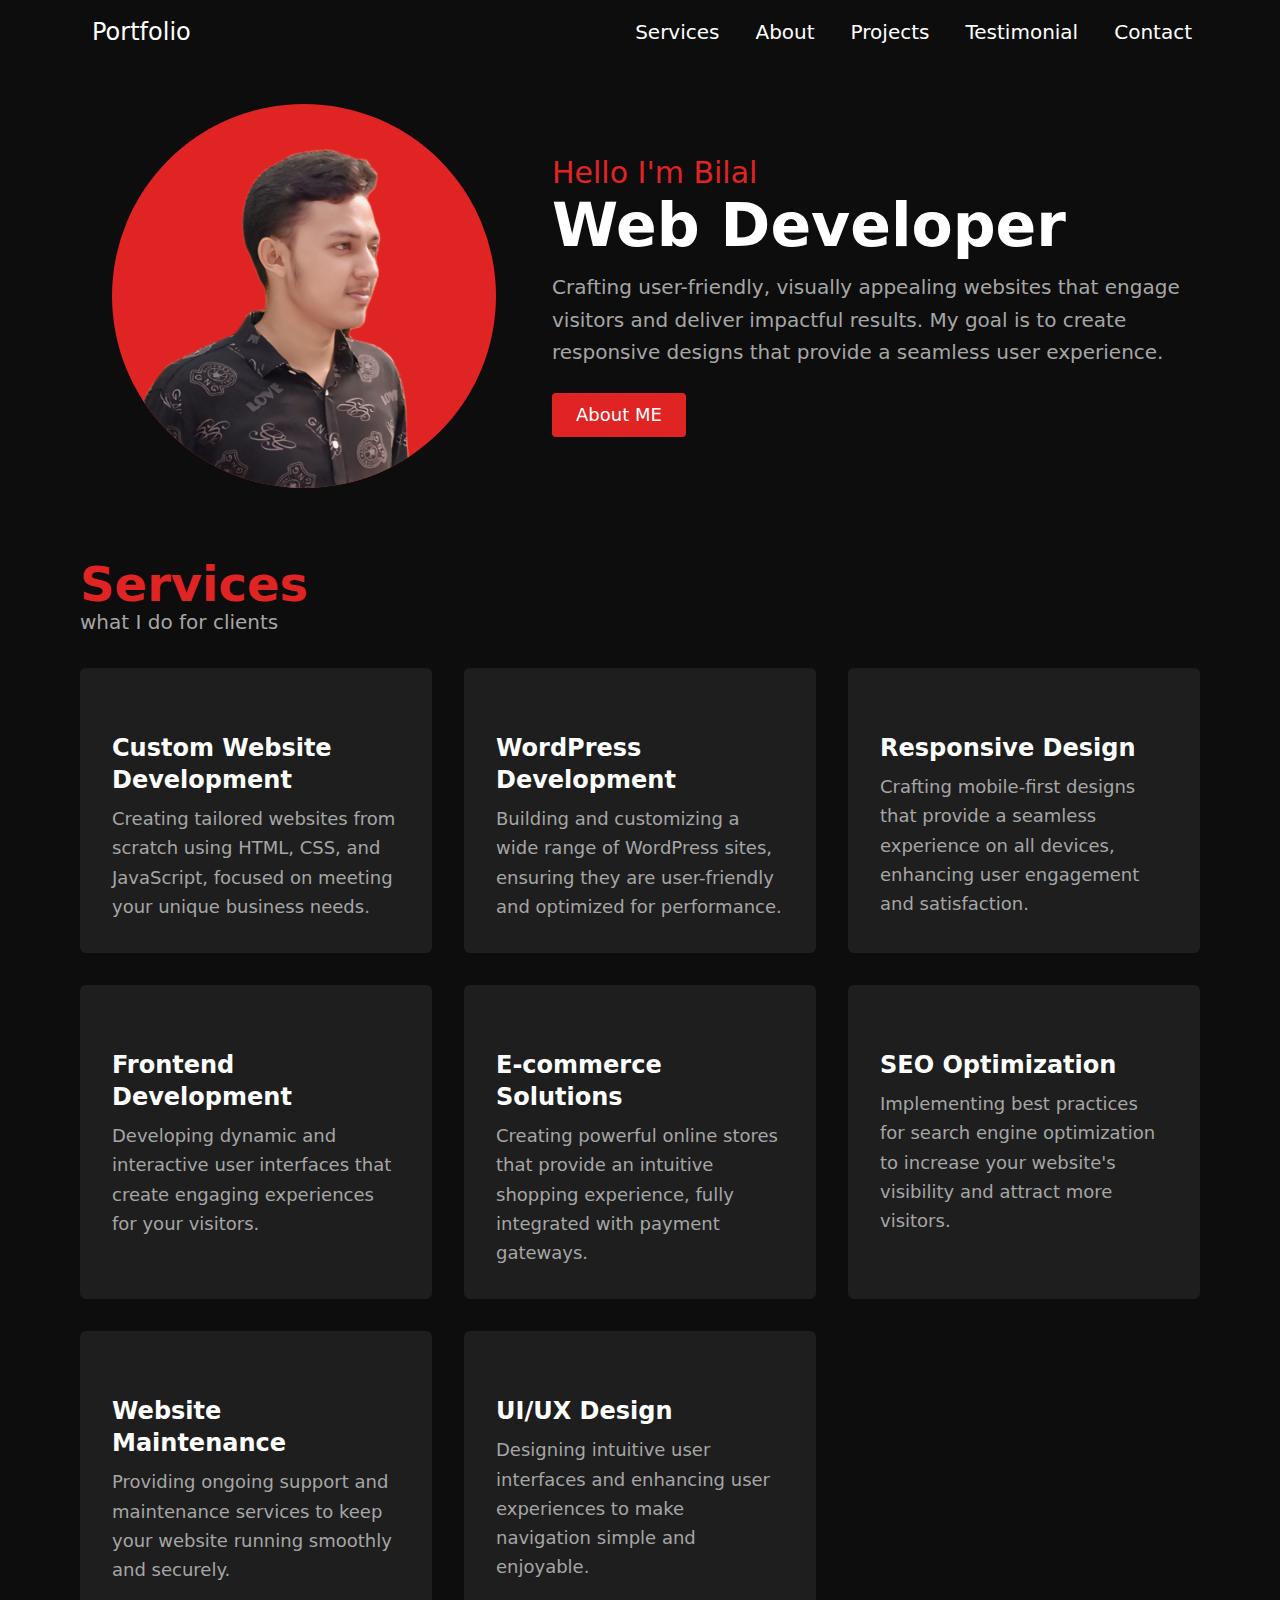
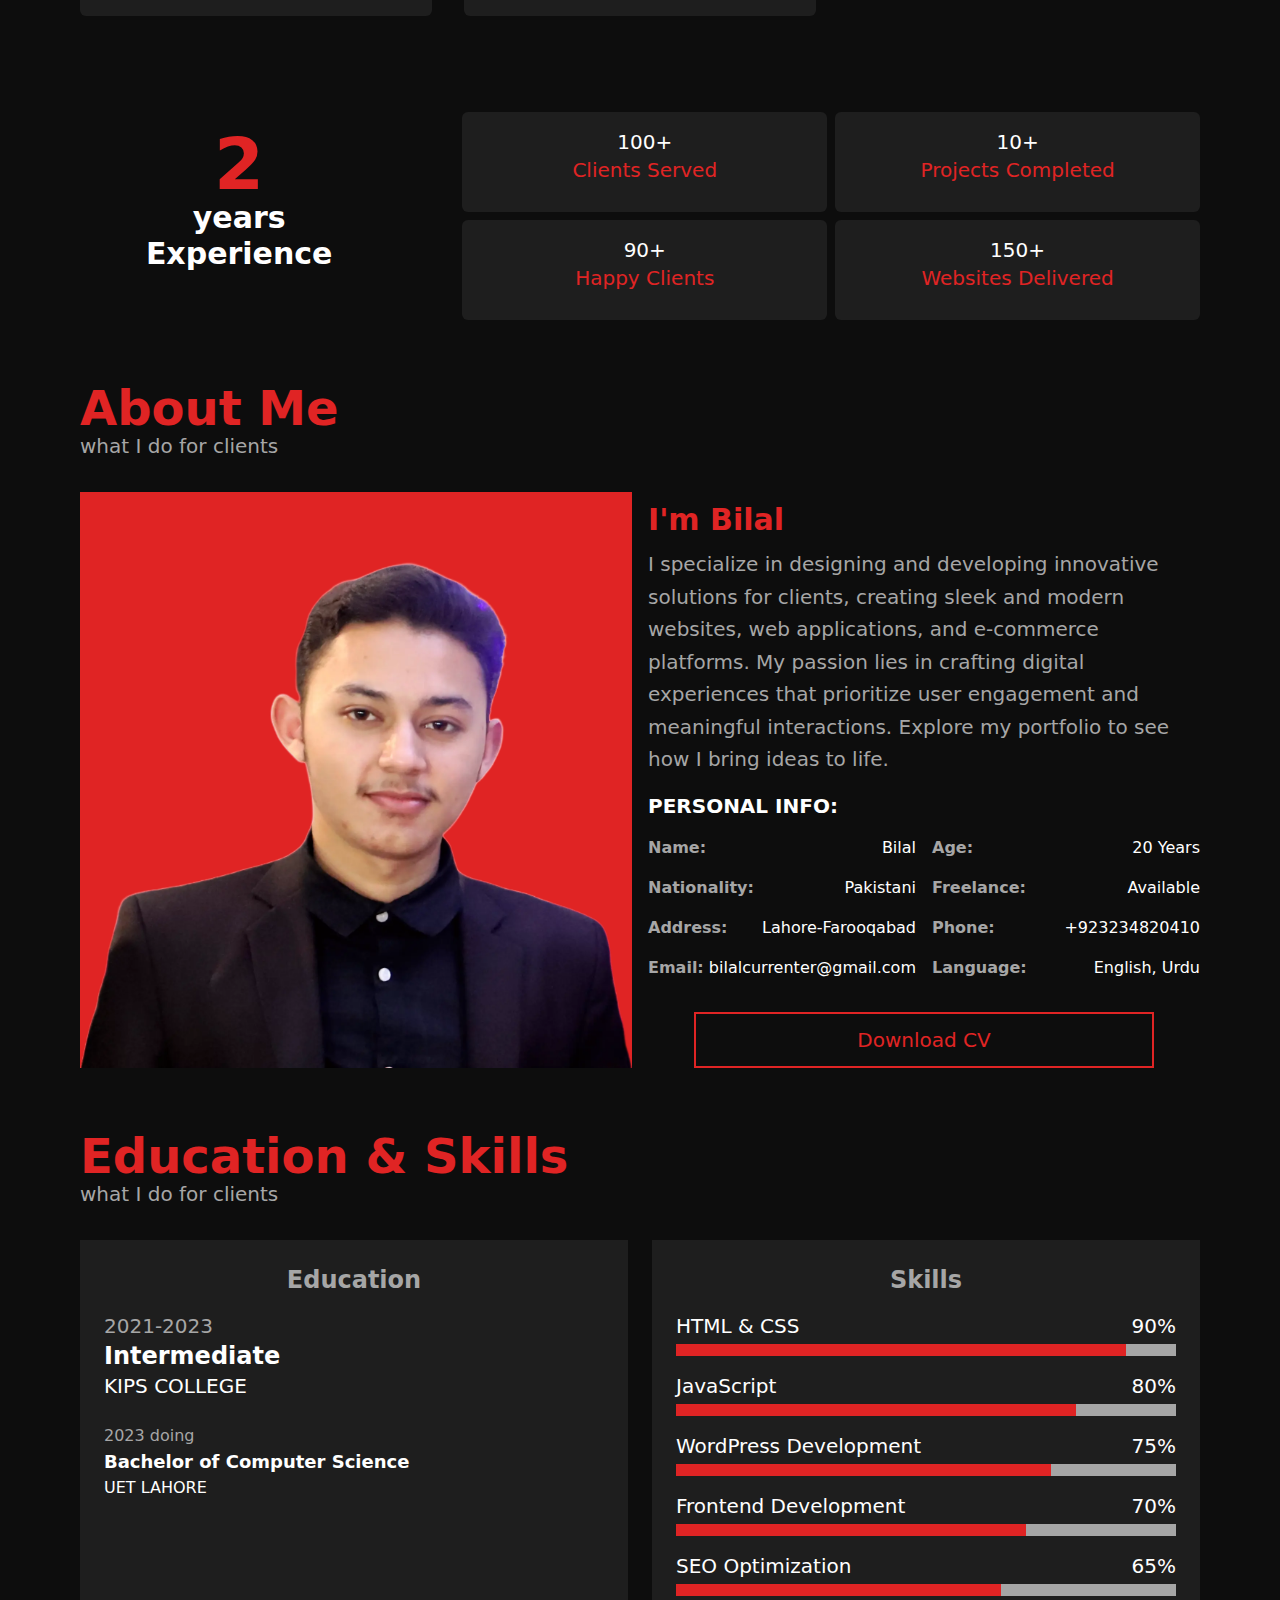
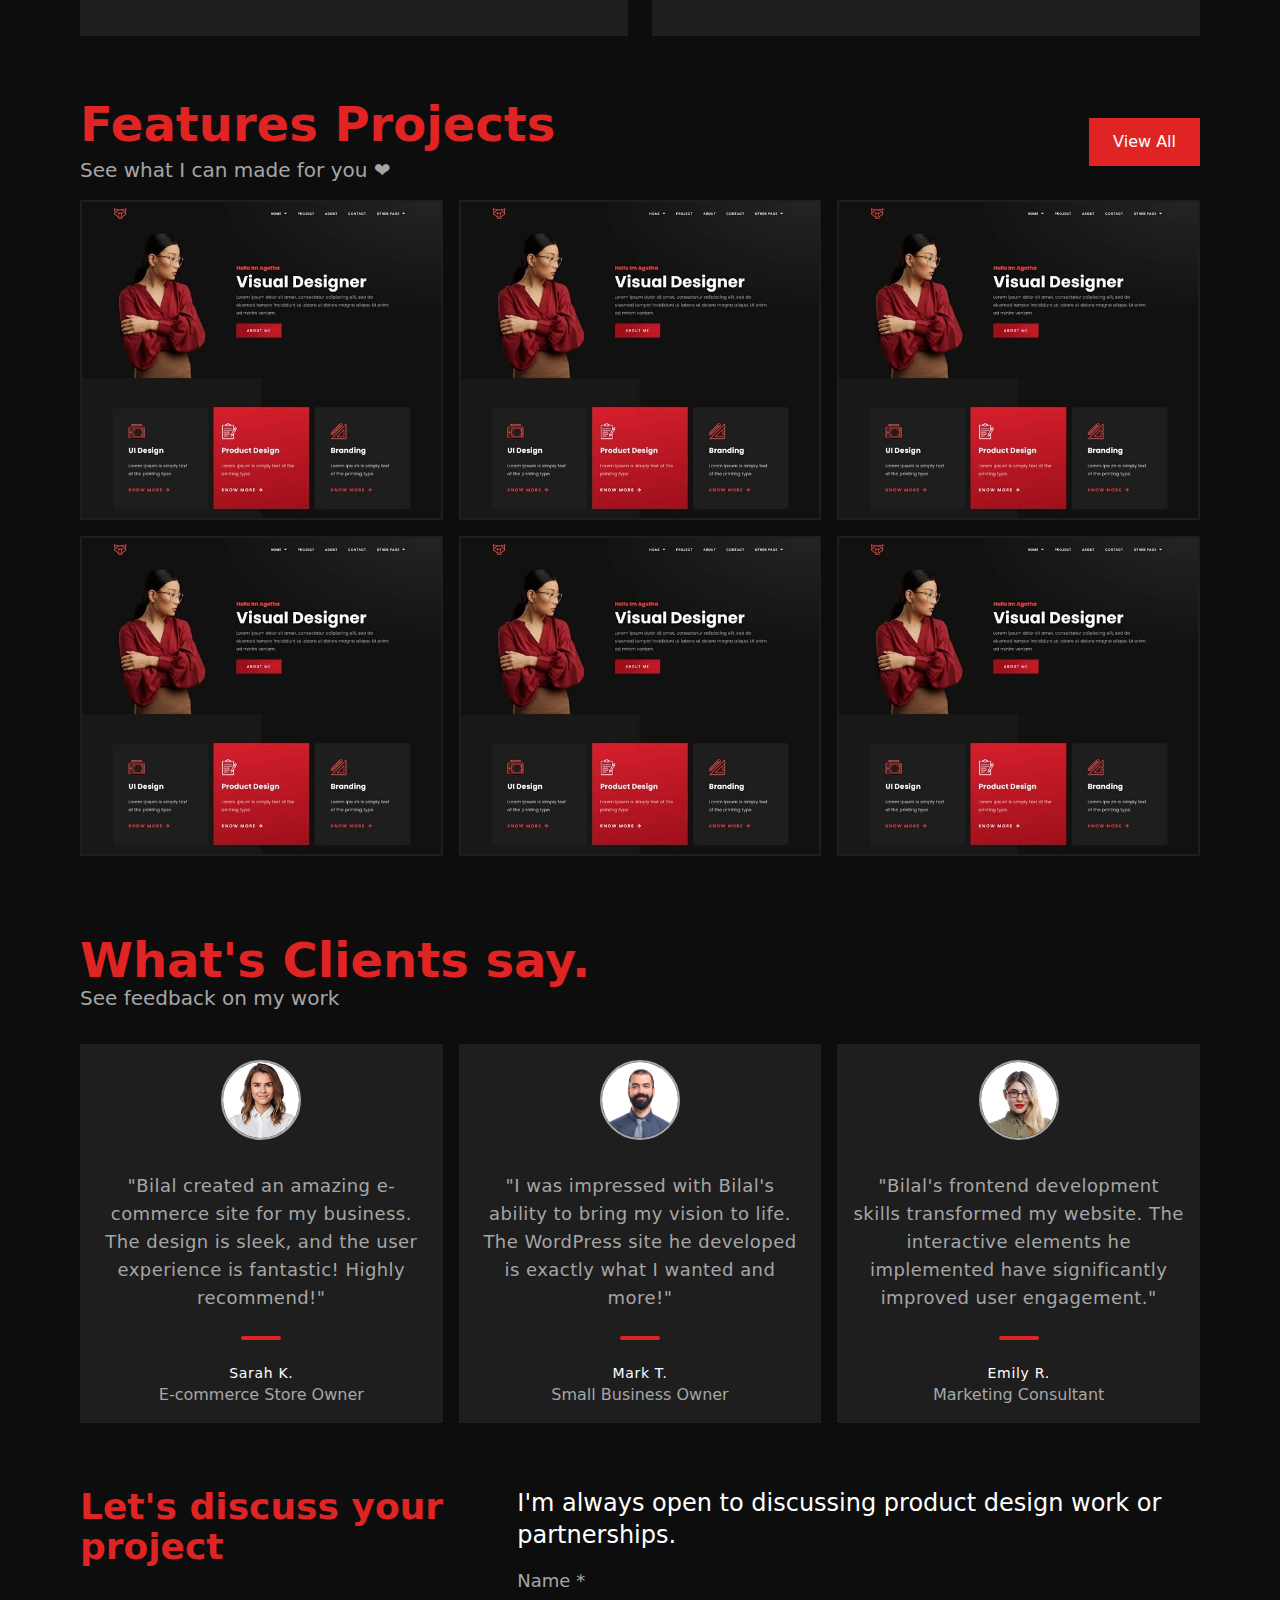
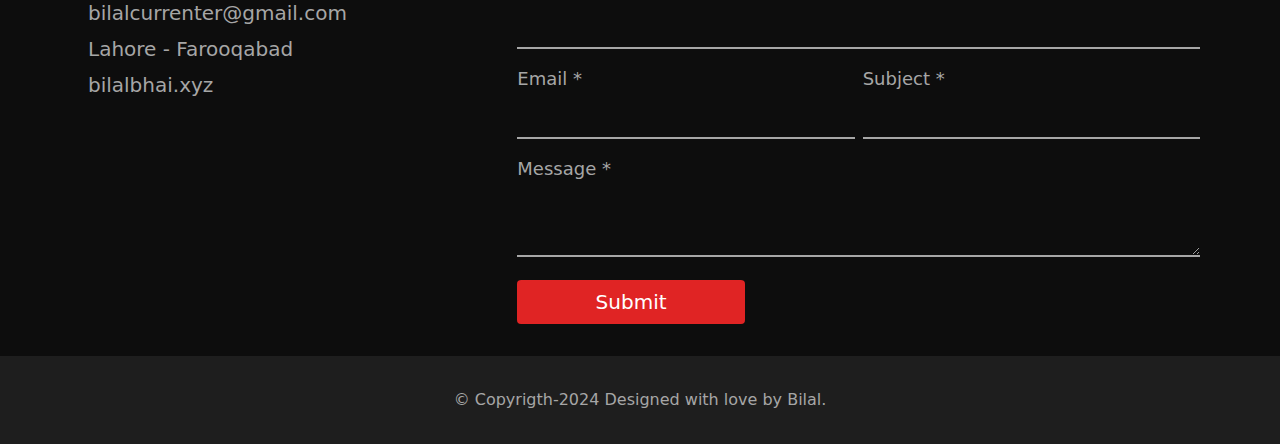
<file: docs/index.html>
<!DOCTYPE html>
<html lang="en" class="scroll-smooth">
<head>
  <meta charset="UTF-8">
  <meta name="viewport" content="width=device-width, initial-scale=1.0">
  <link rel="stylesheet" href="https://cdnjs.cloudflare.com/ajax/libs/font-awesome/6.6.0/css/all.min.css" integrity="sha512-Kc323vGBEqzTmouAECnVceyQqyqdsSiqLQISBL29aUW4U/M7pSPA/gEUZQqv1cwx4OnYxTxve5UMg5GT6L4JJg==" crossorigin="anonymous" referrerpolicy="no-referrer" />



  <title>My-Porfolio</title>
  <script type="module" crossorigin src="./assets/index-RoxQZu6f.js"></script>
  <link rel="stylesheet" crossorigin href="./assets/index-Dghla-T6.css">
</head>

<body class="bg-background text-text transition-all duration-1000 ease-in-out">
  <!-- Header -->
  <header class="container relative bg-background">
    <!-- navbar -->
    <nav class="flex justify-between place-items-center h-16">
      <!-- nav-logo -->
      <a class="flex font-medium items-center text-white" href="/">
        <span class="ml-3 text-2xl">Portfolio</span>
      </a>
      <!-- nav menu -->
      <ul
        class="nav-menu flex flex-col gap-5 py-20 absolute w-full h-fit left-0 top-0 -translate-y-full text-center text-white bg-secondary transition-transform ease-in-out-out delay-300 z-10 lg:static lg:-translate-y-0 lg:flex-row lg:p-0 lg:w-fit lg:bg-transparent text-xl">
        <li><a class="p-2 hover:text-primary transition ease-in delay-100" href="#services">Services</a></li>
        <li><a class="p-2 hover:text-primary transition ease-in delay-100" href="#about" >About</a></li>
        <li><a class="p-2 hover:text-primary transition ease-in delay-100" href="#project" >Projects</a></li>
        <li><a class="p-2 hover:text-primary transition ease-in delay-100" href="#testimonial" >Testimonial</a></li>
        <li><a class="p-2 hover:text-primary transition ease-in delay-100" href="#contact" >Contact</a></li>
      </ul>
      <!-- hamburger -->
      <div class="nav-icons text-xl px-2 text-white lg:hidden z-10">
        <i class="fa-solid fa-bars"></i>
        <i class="fa-solid fa-x hidden"></i>
      </div>
    </nav>
    <!-- hero section -->
    <div class="mx-auto py-8 flex gap-4 md:flex-row flex-col items-center">
      <!-- hero img -->
      <div class="lg:w-[40%] w-full sm:w-1/2 md:mb-0 mb-2 sm:py-2 flex justify-center p-8">
        <div class="about-img bg-primary flex justify-end rounded-full overflow-hidden lg:row-span-2 ">
          <img class="object-contain object-bottom" draggable="false" alt="hero" src="./assets/photo-2-yJhvVs0Z.webp">
        </div>
      </div>
      <!-- hero content -->
      <div
        class="lg:flex-grow md:w-1/2 flex flex-col justify-between md:items-start md:text-left items-center text-center pl-2">
        <h3 class="text-2xl sm:text-3xl mb-1 text-primary">Hello I'm Bilal</h3>
        <h1 class="text-4xl font-bold sm:text-5xl lg:text-6xl mb-4 text-white">Web Developer
        </h1>
        <p class="mb-2 text-xl leading-relaxed text-text ">Crafting user-friendly, visually appealing websites that engage visitors and deliver impactful results. My goal is to create responsive designs that provide a seamless user experience.</p>
        <div class="flex justify-center">
          <button
            class="inline-flex text-white bg-primary border-0 py-2 px-6 focus:outline-none hover:bg-primaryHover hover:scale-105 rounded text-lg mt-4 transition-scale duration-300 ease-in-out"><a href="#about">About ME</a></button>
        </div>
      </div>
    </div>
  </header>
  <!-- services -->
  <section id="services" class="container py-8">
    <h2 class="text-4xl lg:text-5xl font-bold text-primary">Services</h2>
    <p class="text-sm lg:text-xl text-text">what I do for clients</p>
    <div class="service-box grid grid-cols-1 md:grid-cols-2 lg:grid-cols-3 lg:px-0 gap-8 my-8 px-4">
      <div class="service  bg-secondary p-8 rounded-md hover:bg-primary hover:text-white hover:scale-105 group transition-scale duration-300 ease-in-out">
        <div class="service-icon py-4 w-fit ">
          <span><i class="fas fa-desktop text-[40px] text-primary group-hover:text-white"></i></span>
        </div>
        <h3 class="text-2xl font-semibold text-white mb-2">Custom Website Development</h3>
        <p class="text-lg font-light leading-relaxed">Creating tailored websites from scratch using HTML, CSS, and JavaScript, focused on meeting your unique business needs.</p>
      </div>
      <div class="service  bg-secondary p-8 rounded-md hover:bg-primary hover:text-white hover:scale-105 group transition-scale duration-300 ease-in-out">
        <div class="service-icon py-4 w-fit ">
          <span><i class="fab fa-wordpress text-[40px] text-primary group-hover:text-white"></i></span>
        </div>
        <h3 class="text-2xl font-semibold text-white mb-2">WordPress Development</h3>
        <p class="text-lg font-light leading-relaxed">Building and customizing a wide range of WordPress sites, ensuring they are user-friendly and optimized for performance.</p>
      </div>
      <div class="service  bg-secondary p-8 rounded-md hover:bg-primary hover:text-white hover:scale-105 group transition-scale duration-300 ease-in-out">
        <div class="service-icon py-4 w-fit ">
          <span><i class="fas fa-mobile-alt text-[40px] text-primary group-hover:text-white"></i></span>
        </div>
        <h3 class="text-2xl font-semibold text-white mb-2">Responsive Design</h3>
        <p class="text-lg font-light leading-relaxed">Crafting mobile-first designs that provide a seamless experience on all devices, enhancing user engagement and satisfaction.

        </p>
      </div>
      <div class="service  bg-secondary p-8 rounded-md hover:bg-primary hover:text-white hover:scale-105 group transition-scale duration-300 ease-in-out">
        <div class="service-icon py-4 w-fit ">
          <span><i class="fas fa-paint-brush text-[40px] text-primary group-hover:text-white"></i></span>
        </div>
        <h3 class="text-2xl font-semibold text-white mb-2">Frontend Development</h3>
        <p class="text-lg font-light leading-relaxed">Developing dynamic and interactive user interfaces that create engaging experiences for your visitors.</p>
      </div>
      <div class="service  bg-secondary p-8 rounded-md hover:bg-primary hover:text-white hover:scale-105 group transition-scale duration-300 ease-in-out">
        <div class="service-icon py-4 w-fit ">
          <span><i class="fas fa-shopping-cart text-[40px] text-primary group-hover:text-white"></i></span>
        </div>
        <h3 class="text-2xl font-semibold text-white mb-2"> E-commerce Solutions</h3>
        <p class="text-lg font-light leading-relaxed">Creating powerful online stores that provide an intuitive shopping experience, fully integrated with payment gateways.</p>
      </div>      
      <div class="service  bg-secondary p-8 rounded-md hover:bg-primary hover:text-white hover:scale-105 group transition-scale duration-300 ease-in-out">
        <div class="service-icon py-4 w-fit ">
          <span><i class="fas fa-chart-line text-[40px] text-primary group-hover:text-white"></i></span>
        </div>
        <h3 class="text-2xl font-semibold text-white mb-2">SEO Optimization</h3>
        <p class="text-lg font-light leading-relaxed">Implementing best practices for search engine optimization to increase your website's visibility and attract more visitors.</p>
      </div>
      <div class="service  bg-secondary p-8 rounded-md hover:bg-primary hover:text-white hover:scale-105 group transition-scale duration-300 ease-in-out">
        <div class="service-icon py-4 w-fit ">
          <span><i class="fas fa-tools text-[40px] text-primary group-hover:text-white"></i></span>
        </div>
        <h3 class="text-2xl font-semibold text-white mb-2">Website Maintenance</h3>
        <p class="text-lg font-light leading-relaxed">Providing ongoing support and maintenance services to keep your website running smoothly and securely.</p>
      </div>
      <div class="service  bg-secondary p-8 rounded-md hover:bg-primary hover:text-white hover:scale-105 group transition-scale duration-300 ease-in-out">
        <div class="service-icon py-4 w-fit ">
          <span><i class="fas fa-laptop-code text-[40px] text-primary group-hover:text-white"></i></span>
        </div>
        <h3 class="text-2xl font-semibold text-white mb-2">UI/UX Design</h3>
        <p class="text-lg font-light leading-relaxed">Designing intuitive user interfaces and enhancing user experiences to make navigation simple and enjoyable.</p>
      </div>
    </div>
  </section>
  <!-- work counter -->
  <section class="container py-8 work-counter  flex flex-col justify-center lg:flex-row lg:gap-16 mx-auto">
    <div class="counter-text text-center mb-8 p-4">
      <h1 class="text-7xl font-bold text-primary">2</h1>
      <h3 class="text-3xl font-semibold text-white">years Experience</h3>
    </div>
    <div class="counter-blocks grid grid-cols-2 gap-2 w-full mx-auto lg:w-2/3">
      <div class="counter-block text-center py-4 px-2 bg-secondary rounded-md">
        <p class="text-xl text-white">100+</p>
        <p class="text-xl text-primary">Clients Served</p>
      </div>
      <div class="counter-block text-center py-4 px-2 bg-secondary rounded-md">
        <p class="text-xl text-white">10+</p>
        <p class="text-xl text-primary">Projects Completed</p>
      </div>
      <div class="counter-block text-center py-4 px-2 bg-secondary rounded-md">
        <p class="text-xl text-white">90+</p>
        <p class="text-xl text-primary">Happy Clients</p>
      </div>
      <div class="counter-block text-center py-4 px-2 bg-secondary rounded-md">
        <p class="text-xl text-white">150+</p>
        <p class="text-xl text-primary">Websites Delivered</p>
      </div>
    </div>
  </section>
  <!-- about -->
  <section id="about" class="container about-me py-8 ">
    <h2 class="text-4xl lg:text-5xl font-bold text-primary">About Me</h2>
    <p class="text-sm lg:text-xl text-text mb-8">what I do for clients</p>
    <div class="about-content grid grid-cols-1 md:grid-cols-2 gap-4">
      <!-- Image Section -->
      <div class="about-img  bg-primary flex justify-end overflow-hidden lg:row-span-2 ">
        <img class="object-contain object-bottom pt-2"
          alt="about-photo" src="./assets/photo-1-hQODatkr.webp">
      </div>
      <!-- Main Text Section -->
      <div class="about-main-text ">
        <h2 class="text-3xl font-bold leading-8 text-primary text-center lg:text-left py-3">I'm Bilal</h2>
        <p class="text-xl font-light text-justify leading-relaxed sm:text-center lg:text-left">I specialize in designing and developing innovative solutions for clients, creating sleek and modern websites, web applications, and e-commerce platforms. My passion lies in crafting digital experiences that prioritize user engagement and meaningful interactions. Explore my portfolio to see how I bring ideas to life.</p>
      </div>
      <!-- Info Table Section -->
      <div class="about-info-table  md:col-span-2 lg:col-span-1">
        <h3 class="text-white font-semibold text-xl py-4 lg:pt-0">PERSONAL INFO: </h3>
        <div class="grid grid-cols-1 md:grid-cols-2 gap-4">
          <div class="flex justify-between">
            <span class="font-semibold">Name:</span>
            <span class="text-white">Bilal</span>
          </div>
          <div class="flex justify-between">
            <span class="font-semibold">Age:</span>
            <span class="text-white">20 Years</span>
          </div>
          <div class="flex justify-between">
            <span class="font-semibold">Nationality:</span>
            <span class="text-white">Pakistani</span>
          </div>
          <div class="flex justify-between">
            <span class="font-semibold">Freelance:</span>
            <span class="text-white">Available</span>
          </div>
          <div class="flex justify-between">
            <span class="font-semibold">Address:</span>
            <span class="text-white">Lahore-Farooqabad</span>
          </div>
          <div class="flex justify-between">
            <span class="font-semibold">Phone:</span>
            <span class="text-white">+923234820410</span>
          </div>
          <div class="flex justify-between">
            <span class="font-semibold">Email:</span>
            <span class="text-white">bilalcurrenter@gmail.com</span>
          </div>
          <div class="flex justify-between">
            <span class="font-semibold">Language:</span>
            <span class="text-white">English, Urdu</span>
          </div>
        </div>
        <button href="./assets/BilalWebdeveloper_resume.pdf" class="px-6 py-3 border-2 border-primary text-xl text-primary hover:bg-primary hover:text-white hover:scale-105 w-5/6 mx-auto mt-8 block transition-all duration-300 ease-in-out"><a href="./assets/BilalWebdeveloper_resume.pdf" download>Download CV</a></button>
      </div>
    </div>
  </section>
  <!-- Education & Skills -->
  <section class="container py-8">
    <h2 class="text-4xl lg:text-5xl font-bold text-primary">Education & Skills</h2>
    <p class="text-sm lg:text-xl text-text mb-8">what I do for clients</p>
    <div class="grid grid-cols-1 md:grid-cols-2 gap-6">
      <!-- Education Section -->
      <div class="bg-secondary p-6 text-white">
        <h2 class="text-center text-text text-xl font-semibold mb-4 lg:text-2xl">Education</h2>
        <div class="mb-6">
          <p class="text-text text-base lg:text-xl">2021-2023</p>
          <h3 class="font-bold text-lg lg:text-2xl">Intermediate</h3>
          <p class=" text-base lg:text-xl">KIPS COLLEGE</p>
        </div>
        <div>
          <p class="text-text text-base">2023 doing</p>
          <h3 class="font-bold text-lg">Bachelor of Computer Science</h3>
          <p class=" text-base">UET LAHORE</p>
        </div>
      </div>
      <!-- Skills Section -->
      <div class="bg-secondary p-6 text-white ">
        <h2 class="text-center text-text text-xl lg:text-2xl font-semibold mb-4">Skills</h2>
        <div class="mb-4">
          <div class="flex justify-between mb-1">
            <span class="text-base lg:text-xl">HTML & CSS</span>
            <span class="text-base lg:text-xl">90%</span>
          </div>
          <div class="w-full bg-text h-2 lg:h-3">
            <div class="bg-primary h-2 lg:h-3" style="width: 90%;"></div>
          </div>
        </div>

        <div class="mb-4">
          <div class="flex justify-between mb-1">
            <span class="text-base lg:text-xl">JavaScript</span>
            <span class="text-base lg:text-xl">80%</span>
          </div>
          <div class="w-full bg-text h-2 lg:h-3">
            <div class="bg-primary h-2 lg:h-3" style="width: 80%;"></div>
          </div>
        </div>

        <div class="mb-4">
          <div class="flex justify-between mb-1">
            <span class="text-base lg:text-xl">WordPress Development</span>
            <span class="text-base lg:text-xl">75%</span>
          </div>
          <div class="w-full bg-text h-2 lg:h-3">
            <div class="bg-primary h-2 lg:h-3" style="width: 75%;"></div>
          </div>
        </div>

        <div class="mb-4">
          <div class="flex justify-between mb-1">
            <span class="text-base lg:text-xl">Frontend Development</span>
            <span class="text-base lg:text-xl">70%</span>
          </div>
          <div class="w-full bg-text h-2 lg:h-3">
            <div class="bg-primary h-2 lg:h-3" style="width: 70%;"></div>
          </div>
        </div>

        <div class="mb-4">
          <div class="flex justify-between mb-1">
            <span class="text-base lg:text-xl">SEO Optimization</span>
            <span class="text-base lg:text-xl">65%</span>
          </div>
          <div class="w-full bg-text h-2 lg:h-3">
            <div class="bg-primary h-2 lg:h-3" style="width: 65%;"></div>
          </div>
        </div>
      </div>
    </div>
  </section>
  <!-- Feature projects -->
  <section id="project" class="container py-8">
    <div class="flex flex-col sm:flex-row sm:justify-between">
      <div class="section-heading-Projects">
        <h2 class="text-4xl lg:text-5xl font-bold text-primary mb-2">Features Projects</h2>
        <p class="text-sm lg:text-xl text-text mb-8 sm:m-0">See what I can made for you ❤</p>
      </div>
      <a href="projects.html" target="_blank" class="px-6 py-3 text-white bg-primary h-fit mx-auto sm:mx-0 sm:my-auto hover:scale-105 transition-scale duration-300 ease-in-out">View All</a>
    </div>
    <div class="projects grid grid-cols-1 gap-4 md:grid-cols-2 lg:grid-cols-3 py-4">
    </div>
    </div>
  </section>
  <!-- testimonials -->
  <section id="testimonial" class="container py-8">
    <h2 class="text-4xl lg:text-5xl font-bold text-primary">What's Clients say.</h2>
    <p class="text-sm lg:text-xl text-text mb-8">See feedback on my work</p>
    <div class="grid grid-cols-1 md:grid-cols-2 lg:grid-cols-3 gap-4">
      <div class="p-4 bg-secondary h-full text-center md:w-80 lg:w-fit  mx-auto">
        <img alt="testimonial"
          class="w-20 h-20 mb-8 object-cover object-center rounded-full inline-block border-2 border-text bg-background bg-opacity-10"
          src="./assets/feedback(3)-Y9rngmqk.jpg">
        <p class="tracking-wide leading-relaxed text-sm lg:text-lg">"Bilal created an amazing e-commerce site for my business. The design is sleek, and the user experience is fantastic! Highly recommend!"</p>
        <span class="inline-block h-1 w-10 rounded bg-primary mt-6 mb-4"></span>
        <h2 class="text-white font-medium title-font tracking-wider text-sm">Sarah K.</h2>
        <p class="text-text">E-commerce Store Owner</p>
      </div>
      <div class="p-4 bg-secondary h-full text-center md:w-80 lg:w-fit  mx-auto">
        <img alt="testimonial"
          class="w-20 h-20 mb-8 object-cover object-center rounded-full inline-block border-2 border-text bg-background bg-opacity-10"
          src="./assets/feedback(1)-Dj-Q9eMH.jpg">
        <p class="tracking-wide leading-relaxed text-sm lg:text-lg">"I was impressed with Bilal's ability to bring my vision to life. The WordPress site he developed is exactly what I wanted and more!"</p>
        <span class="inline-block h-1 w-10 rounded bg-primary mt-6 mb-4"></span>
        <h2 class="text-white font-medium title-font tracking-wider text-sm">Mark T.</h2>
        <p class="text-text">Small Business Owner</p>
      </div>
      <div class="flex justify-center w-fit md:w-full md:col-span-2 lg:col-span-1 mx-auto">
        <div class="p-4 bg-secondary h-full text-center md:w-80 lg:w-fit">
          <img alt="testimonial"
            class="w-20 h-20 mb-8 object-cover object-center rounded-full inline-block border-2 border-text bg-background bg-opacity-10"
            src="./assets/feedback(2)-XCHRCPQd.jpg">
          <p class="tracking-wide leading-relaxed text-sm lg:text-lg">"Bilal's frontend development skills transformed my website. The interactive elements he implemented have significantly improved user engagement."</p>
          <span class="inline-block h-1 w-10 rounded bg-primary mt-6 mb-4"></span>
          <h2 class="text-white font-medium title-font tracking-wider text-sm">Emily R.</h2>
          <p class="text-text">Marketing Consultant</p>
        </div>
      </div>
    </div>
  </section>
  <!-- contact form -->
  <section id="contact" class="container py-8">
    <div class="flex flex-col md:flex-row justify-between">
      <div class="mb-4">
        <h2 class="text-3xl lg:text-4xl font-bold text-primary mb-8">Let's discuss your project</h2>
        <ul class="space-y-2">
          <li class="flex items-center space-x-2">
            <i class="fa-solid fa-envelope text-xl"></i>
            <span class="text-xl">bilalcurrenter@gmail.com</span>
          </li>
          <li class="flex items-center space-x-2">
            <i class="fa-solid fa-phone text-xl"></i>
            <span class="text-xl">Lahore - Farooqabad</span>
          </li>
          <li class="flex items-center space-x-2">
            <i class="fa-solid fa-globe text-xl"></i>
            <span class="text-xl">bilalbhai.xyz</span>
          </li>
        </ul>
      </div>
      <div class="">
        <h3 class="text-xl lg:text-2xl font-medium text-white mb-4">I'm always open to discussing product design work or
          partnerships.</h3>
        <form id="myForm" action="https://formsubmit.co/8f85737b5c8b74f3f1e0c850b570ffa1" method="POST" class="submit-form space-y-4">
          <div class="space-y-2">
            <label for="name"  class="block text-sm lg:text-lg">Name *</label>
            <input type="text" id="name" name="name" class="w-full p-2 bg-transparent text-xl text-white border-b-2 border-text focus:outline-none tracking-wide" autocomplete="on">
          </div>
          <div class="flex flex-col md:flex-row gap-2">
            <div class="w-full md:w-1/2">
              <label for="email" class="block text-sm lg:text-lg">Email *</label>
              <input type="email" id="email" name="email" autocomplete="off"
                class="w-full p-2 bg-transparent text-xl text-white border-b-2 border-text focus:outline-none tracking-wide" autocomplete="on">
            </div>
            <div class="w-full md:w-1/2">
              <label for="subject" class="block text-sm lg:text-lg">Subject *</label>
              <input type="text" id="subject" name="subject" class="w-full p-2 bg-transparent text-xl text-white border-b-2 border-text focus:outline-none" autocomplete="on">
            </div>
          </div>
          <div class="">
            <label for="msg" class="block text-sm lg:text-lg">Message *</label>
            <textarea name="msg" id="msg" class="w-full p-2 bg-transparent text-xl text-white border-b-2 border-text focus:outline-none tracking-wide"></textarea>
          </div>
          <button type="submit" class="bg-primary text-xl text-white py-2 px-4 rounded w-full sm:w-1/2 md:mx-0 md:w-1/3 mx-auto block focus:outline-none hover:scale-105 transition-scale duration-300 ease-in-out outline-none">Submit</button>
        </form>
      </div>
    </div>
  </section>
  <footer class="container py-8 text-center bg-secondary">
    <p>&copy; Copyrigth-2024 Designed with love by Bilal.</p>
  </footer>
</body>

</html>
</file>
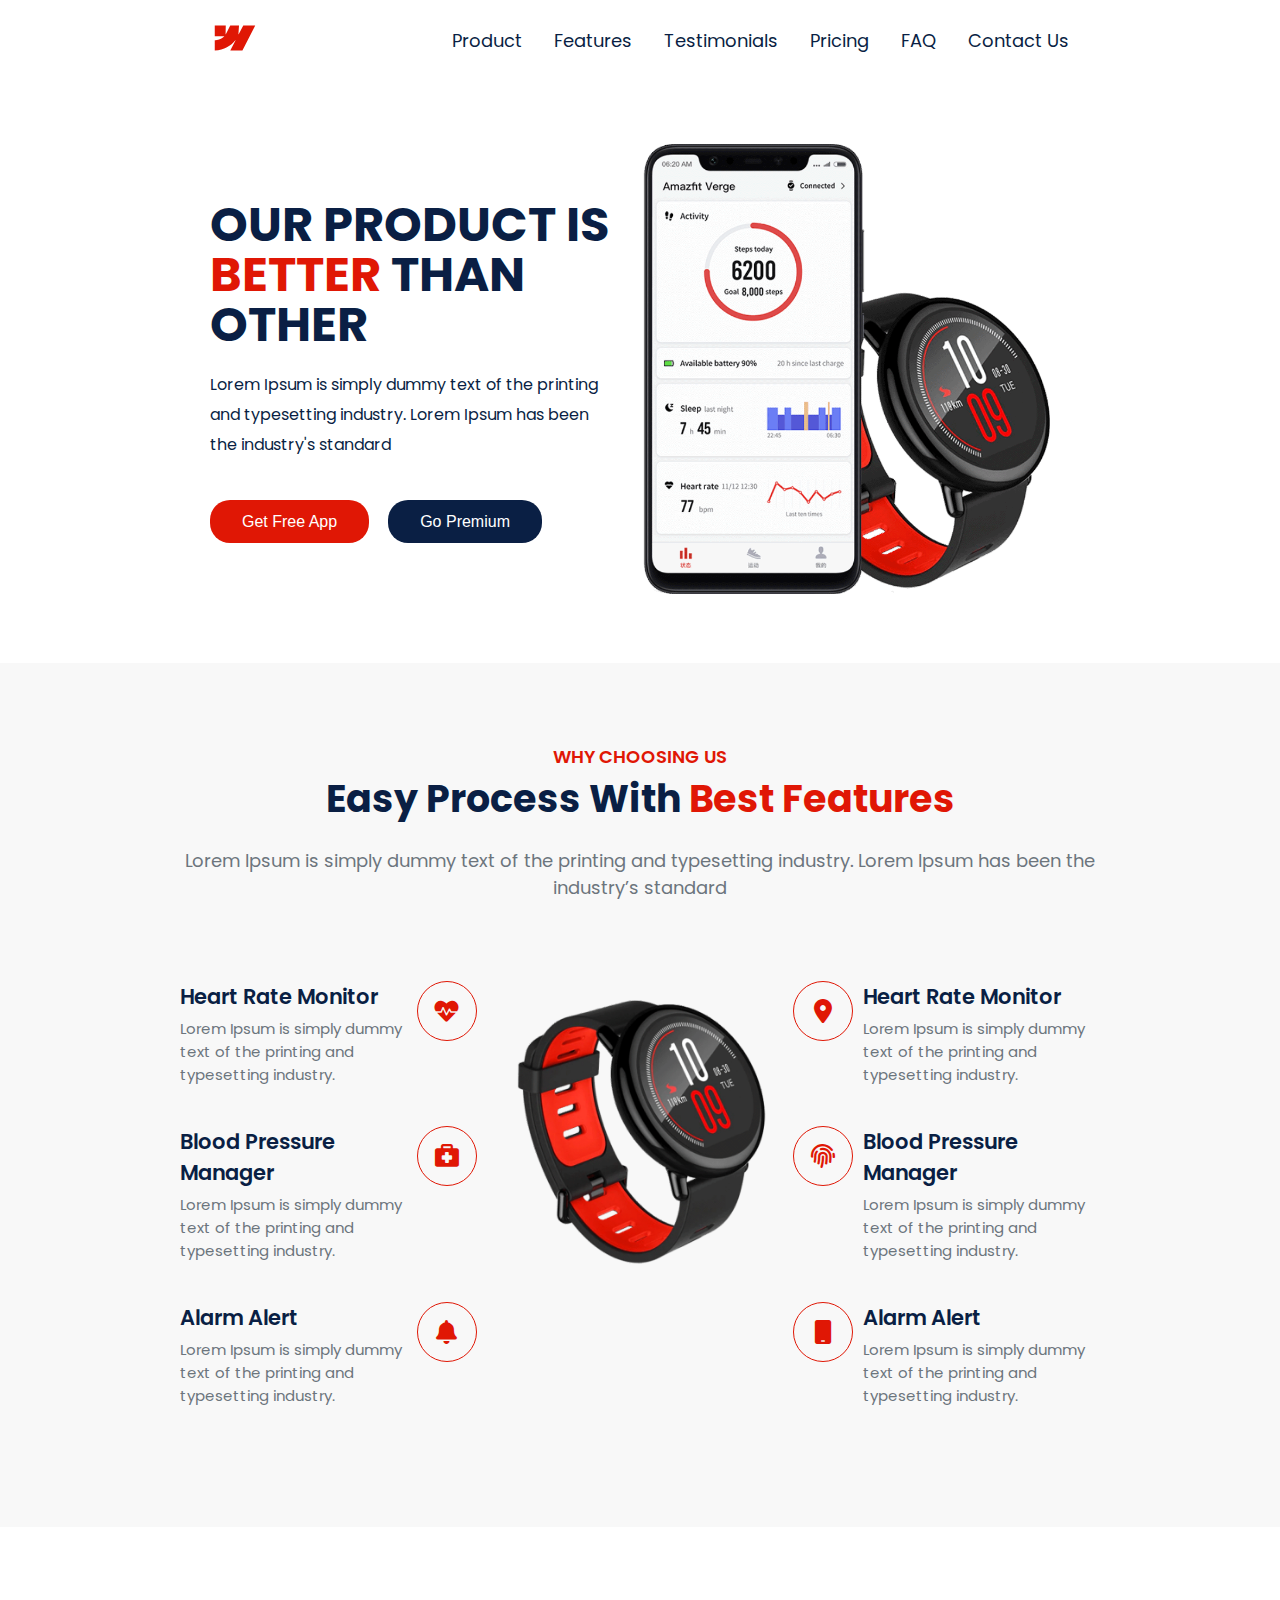
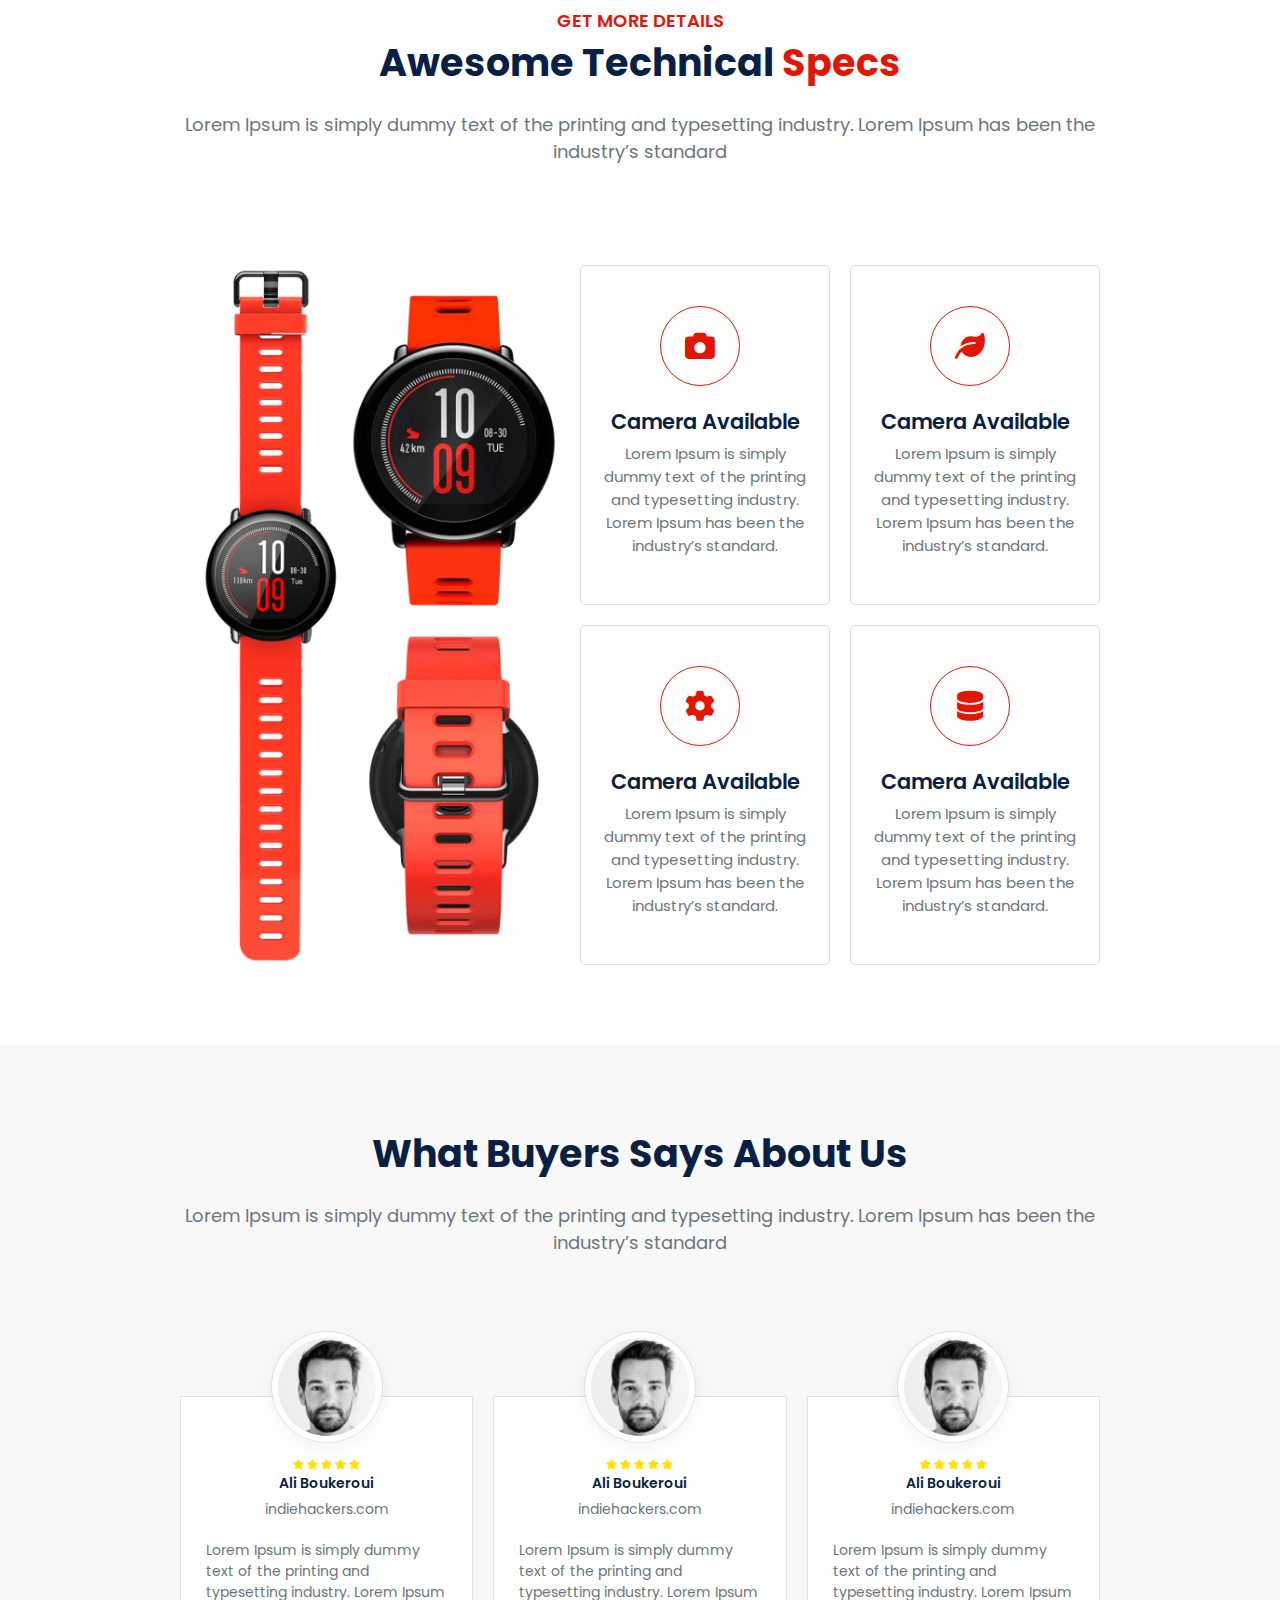
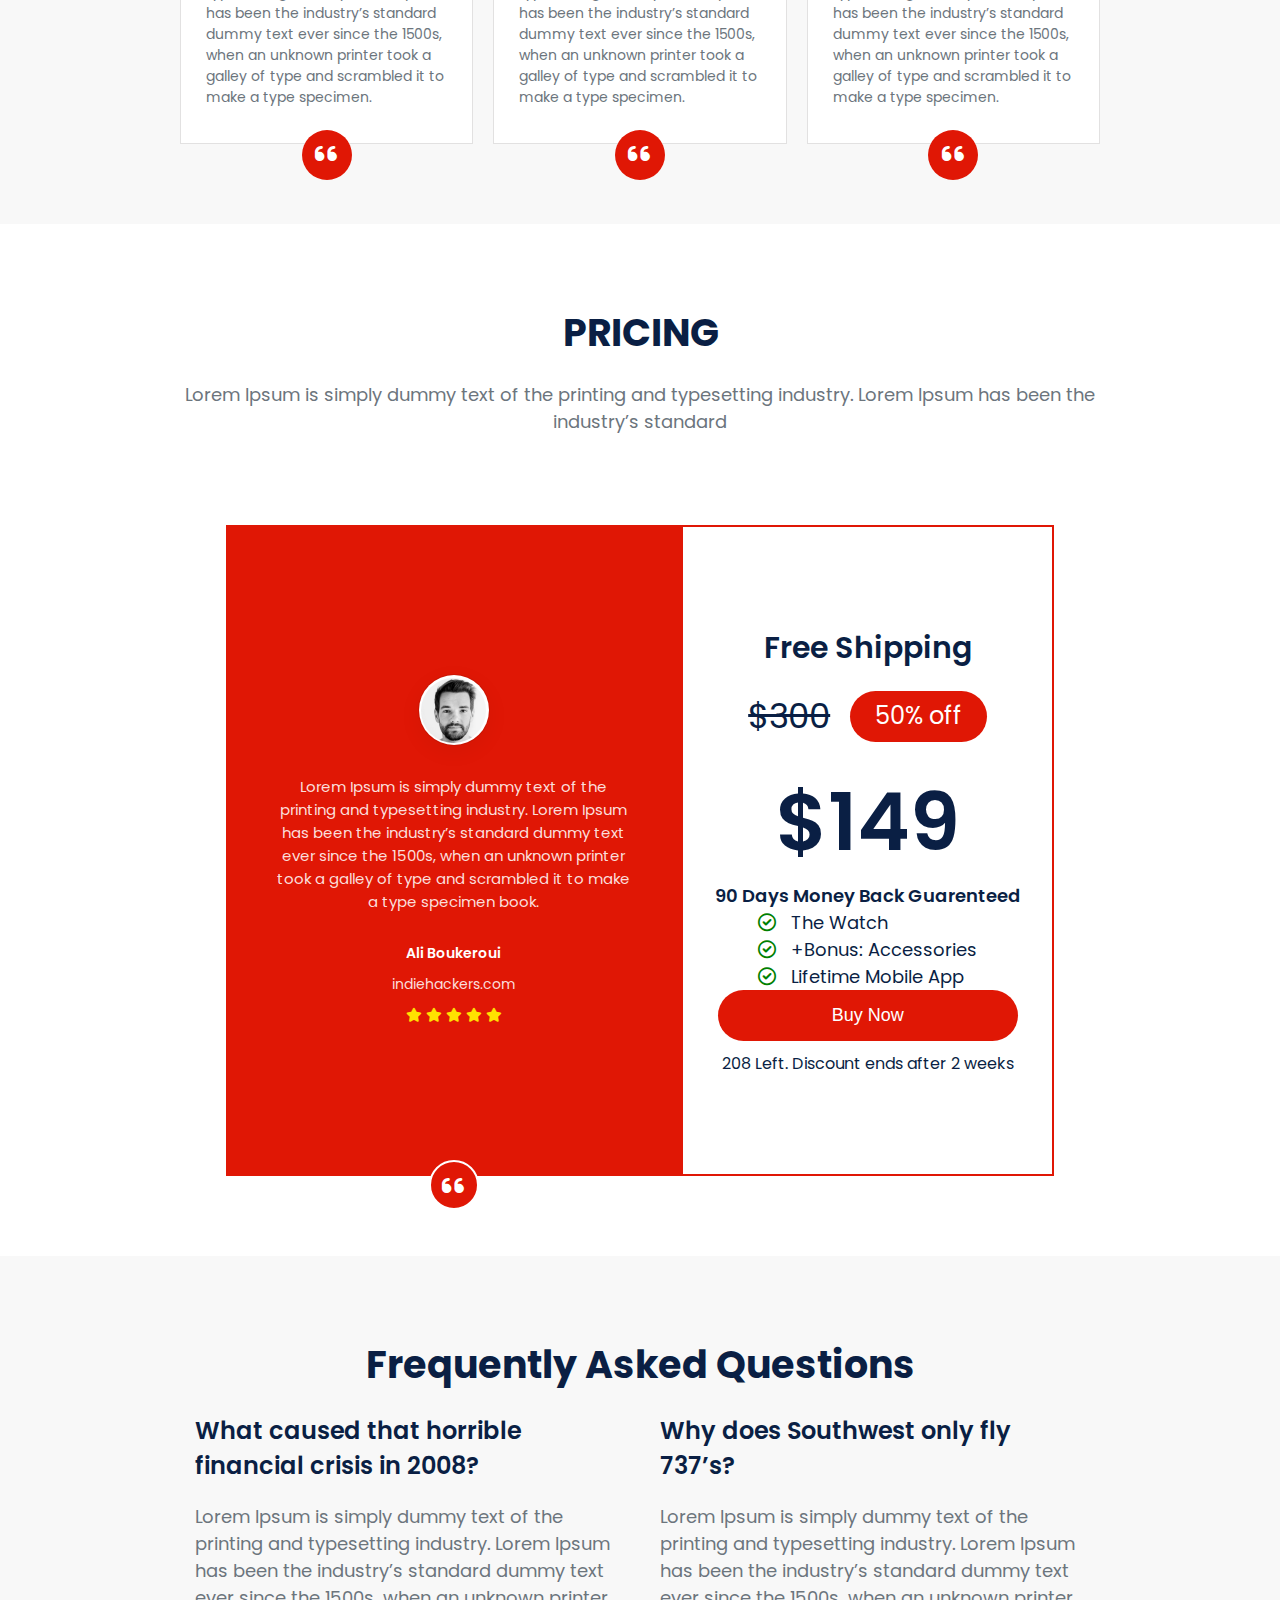
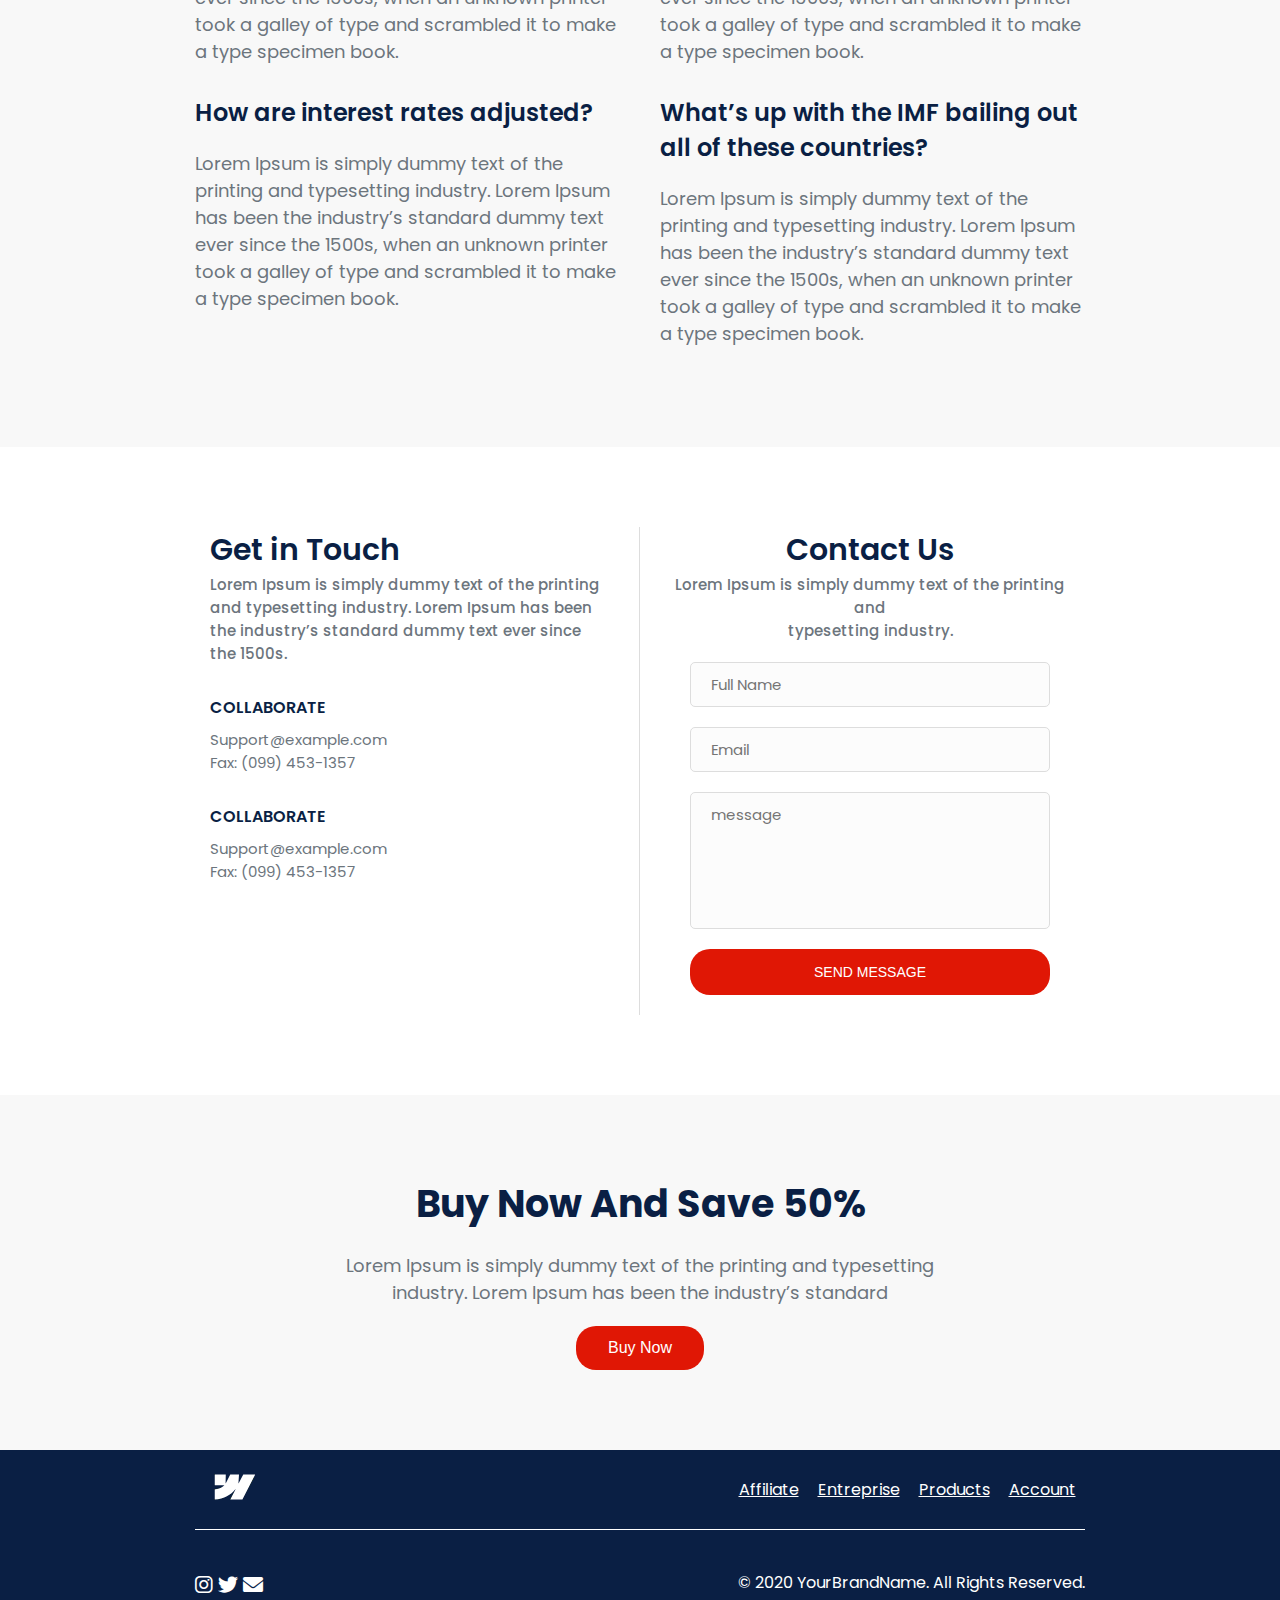
<file: smartWatchSite/index.html>
<!DOCTYPE html>
<html lang="en">

<head>
    <meta charset="UTF-8">
    <meta name="viewport" content="width=device-width, initial-scale=1.0">
    <!-- Poppins font from Google -->
    <link href="https://fonts.googleapis.com/css2?family=Poppins:wght@300;400;600;700&display=swap" rel="stylesheet">
    <!-- CSS link -->
    <link rel="stylesheet" href="style.css">
    <!-- font awesome 5 free -->
    <link rel="stylesheet" href="https://cdnjs.cloudflare.com/ajax/libs/font-awesome/6.0.0/css/all.min.css"
        integrity="sha512-9usAa10IRO0HhonpyAIVpjrylPvoDwiPUiKdWk5t3PyolY1cOd4DSE0Ga+ri4AuTroPR5aQvXU9xC6qOPnzFeg=="
        crossorigin="anonymous" referrerpolicy="no-referrer" />
    <title>Smart Watch</title>
</head>

<body>
    <!-- header + hero section -->
    <div class="section">
        <div class="container">
            <header>
                <nav>
                    <div class="logo">
                        <img src="imgs/wlogo.svg" alt="logo" class="logo-img">
                    </div>
                    <ul class="nav-menu">
                        <li class="nav-link"><a href="#products">Product</a></li>
                        <li class="nav-link"><a href="#Features">Features</a></li>
                        <li class="nav-link"><a href="#Testimonials">Testimonials</a></li>
                        <li class="nav-link"><a href="#Pricing">Pricing</a></li>
                        <li class="nav-link"><a href="#FAQ">FAQ</a></li>
                        <li class="nav-link"><a href="#Contact-us">Contact Us</a></li>
                    </ul>
                    <div class="hamgurger">
                        <i class="fa-solid fa-bars detail-icon"></i>
                        <i class="fa-solid fa-xmark detail-icon"></i>
                    </div>
                </nav>
                <div class="hero-container">
                    <div class="hero-context">
                        <h1 class="hero-title mb-2">
                            OUR PRODUCT IS <span class="highlight">BETTER</span> THAN OTHER
                        </h1>
                        <p class="hero-para mb-4">
                            Lorem Ipsum is simply dummy text of the printing and typesetting industry. Lorem Ipsum has
                            been
                            the industry's standard
                        </p>
                        <div class="hero-btns">
                            <button class="btn btn-primary">Get Free App</button>
                            <button class="btn btn-secondary">Go Premium</button>
                        </div>
                    </div>
                    <div class="hero-img">
                        <img src="imgs/img-1.png" alt="" draggable="false">
                    </div>
                </div>
            </header>
        </div>
    </div>
    <!-- ===================== -->
    <div class="section" id="products">
        <div class="container product-section space-between-block">
            <div class="product-context">
                <p class="product-sec-ssm-p">WHY CHOOSING US</p>
                <h1 class="product-sec-heading mb-2">Easy Process With <span class="highlight">Best Features</span></h1>
                <p class="product-sec-md-p mb-2">Lorem Ipsum is simply dummy text of the printing and typesetting
                    industry.
                    Lorem Ipsum has been the industry’s standard</p>
            </div>
            <div class="product-details">
                <div class="product-detail-left">

                    <div class="detail mb-4">
                        <div class="detail-context">
                            <div class="detail-heading">Heart Rate Monitor</div>
                            <div class="detail-para">Lorem Ipsum is simply dummy text of the printing and typesetting
                                industry.</div>
                        </div>
                        <div>
                            <span class="detail-icon-cirle">
                                <i class="fa-solid fa-heart-pulse detail-icon"></i>
                            </span>
                        </div>
                    </div>
                    <div class="detail mb-4">
                        <div class="detail-context">
                            <div class="detail-heading">Blood Pressure Manager</div>
                            <div class="detail-para">Lorem Ipsum is simply dummy text of the printing and typesetting
                                industry.</div>
                        </div>
                        <div>
                            <span class="detail-icon-cirle">
                                <i class="fa-solid fa-briefcase-medical detail-icon"></i>
                            </span>
                        </div>
                    </div>
                    <div class="detail mb-4">
                        <div class="detail-context">
                            <div class="detail-heading">Alarm Alert</div>
                            <div class="detail-para">Lorem Ipsum is simply dummy text of the printing and typesetting
                                industry.</div>
                        </div>
                        <div>
                            <span class="detail-icon-cirle">
                                <i class="fa-solid fa-bell detail-icon"></i>
                            </span>
                        </div>
                    </div>
                </div>
                <div class="product-detail-img">
                    <img src="imgs/img-2.png" alt="">
                </div>
                <div class="product-detail-right">

                    <div class="detail mb-4">
                        <div>
                            <span class="detail-icon-cirle">
                                <i class="fa-solid fa-location-dot detail-icon"></i>
                            </span>
                        </div>
                        <div class="detail-context">
                            <div class="detail-heading">Heart Rate Monitor</div>
                            <div class="detail-para">Lorem Ipsum is simply dummy text of the printing and typesetting
                                industry.</div>
                        </div>
                    </div>
                    <div class="detail mb-4">
                        <div>
                            <span class="detail-icon-cirle">
                                <i class="fa-solid fa-fingerprint detail-icon"></i>
                            </span>
                        </div>
                        <div class="detail-context">
                            <div class="detail-heading">Blood Pressure Manager</div>
                            <div class="detail-para">Lorem Ipsum is simply dummy text of the printing and typesetting
                                industry.</div>
                        </div>
                    </div>
                    <div class="detail mb-4">
                        <div>
                            <span class="detail-icon-cirle">
                                <i class="fa-solid fa-mobile detail-icon"></i>
                            </span>
                        </div>
                        <div class="detail-context">
                            <div class="detail-heading">Alarm Alert</div>
                            <div class="detail-para">Lorem Ipsum is simply dummy text of the printing and typesetting
                                industry.</div>
                        </div>
                    </div>
                </div>
            </div>
        </div>
    </div>
    <!-- ===================== -->
    <!-- features -->
    <div class="section" id="Features">
        <div class="container feature-section space-between-block">
            <div class="product-context">
                <p class="product-sec-ssm-p">GET MORE DETAILS</p>
                <h1 class="product-sec-heading mb-2">Awesome Technical <span class="highlight">Specs</span></h1>
                <p class="product-sec-md-p mb-2">Lorem Ipsum is simply dummy text of the printing and typesetting
                    industry. Lorem Ipsum has been the industry’s standard</p>
            </div>
            <div class="product-features">
                <div class="feature-product-img">
                    <img src="imgs/img-3.png">
                </div>

                <div class="product-feature-boxes">

                    <div class="product-feature-box">
                        <div class="feature-icon">
                            <span class="detail-icon-cirle">
                                <i class="fa-solid fa-camera detail-icon"></i>
                            </span>
                        </div>
                        <div class="detail-context">
                            <div class="detail-heading">Camera Available</div>
                            <div class="detail-para">Lorem Ipsum is simply dummy text of the printing and typesetting
                                industry. Lorem Ipsum has been the industry’s standard.</div>
                        </div>
                    </div>
                    <div class="product-feature-box">

                        <div class="feature-icon">
                            <span class="detail-icon-cirle">
                                <i class="fa-solid fa-leaf detail-icon"></i>
                            </span>
                        </div>
                        <div class="detail-context">
                            <div class="detail-heading">Camera Available</div>
                            <div class="detail-para">Lorem Ipsum is simply dummy text of the printing and typesetting
                                industry. Lorem Ipsum has been the industry’s standard.</div>
                        </div>
                    </div>
                    <div class="product-feature-box">

                        <div class="feature-icon">
                            <span class="detail-icon-cirle">
                                <i class="fa-solid fa-gear detail-icon"></i>
                            </span>
                        </div>
                        <div class="detail-context">
                            <div class="detail-heading">Camera Available</div>
                            <div class="detail-para">Lorem Ipsum is simply dummy text of the printing and typesetting
                                industry. Lorem Ipsum has been the industry’s standard.</div>
                        </div>
                    </div>
                    <div class="product-feature-box">
                        <div class="feature-icon">
                            <span class="detail-icon-cirle">
                                <i class="fa-solid fa-database detail-icon"></i>
                            </span>
                        </div>
                        <div class="detail-context">
                            <div class="detail-heading">Camera Available</div>
                            <div class="detail-para">Lorem Ipsum is simply dummy text of the printing and typesetting
                                industry. Lorem Ipsum has been the industry’s standard.</div>
                        </div>
                    </div>

                </div>
            </div>
        </div>
    </div>
    <!-- ===================== -->
    <!-- Testimonials -->
    <div class="section" id="Testimonials">
        <div class="container Testimonials-section space-between-block">
            <div class="product-context">
                <h1 class="product-sec-heading mb-2">What Buyers Says About Us</h1>
                <p class="product-sec-md-p mb-2">Lorem Ipsum is simply dummy text of the printing and typesetting
                    industry. Lorem Ipsum has been the industry’s standard</p>
            </div>
            <div class="feedbacks">
                <div class="feedback">
                    <div class="profile-photo">
                        <img src="imgs/profile-2.png" alt="" draggable="false">
                    </div>
                    <p class="feedback-rating">
                        <i class="fa-solid fa-star"></i>
                        <i class="fa-solid fa-star"></i>
                        <i class="fa-solid fa-star"></i>
                        <i class="fa-solid fa-star"></i>
                        <i class="fa-solid fa-star"></i>
                    </p>
                    <p class="feedback-person-name">Ali Boukeroui</p>
                    <p class="feedback-gmail">indiehackers.com</p>
                    <p class="feedback-description">Lorem Ipsum is simply dummy text of the printing and typesetting
                        industry. Lorem Ipsum has been the industry’s standard dummy text ever since the 1500s, when an
                        unknown printer took a galley of type and scrambled it to make a type specimen.</p>
                    <div class="quote-icon">
                        <i class="fa-solid fa-quote-left"></i>
                    </div>
                </div>
                <div class="feedback">
                    <div class="profile-photo">
                        <img src="imgs/profile-2.png" alt="" draggable="false">
                    </div>
                    <p class="feedback-rating">
                        <i class="fa-solid fa-star"></i>
                        <i class="fa-solid fa-star"></i>
                        <i class="fa-solid fa-star"></i>
                        <i class="fa-solid fa-star"></i>
                        <i class="fa-solid fa-star"></i>
                    </p>
                    <p class="feedback-person-name">Ali Boukeroui</p>
                    <p class="feedback-gmail">indiehackers.com</p>
                    <p class="feedback-description">Lorem Ipsum is simply dummy text of the printing and typesetting
                        industry. Lorem Ipsum has been the industry’s standard dummy text ever since the 1500s, when an
                        unknown printer took a galley of type and scrambled it to make a type specimen.</p>
                    <div class="quote-icon">
                        <i class="fa-solid fa-quote-left"></i>
                    </div>
                </div>
                <div class="feedback">
                    <div class="profile-photo">
                        <img src="imgs/profile-2.png" alt="" draggable="false">
                    </div>
                    <p class="feedback-rating">
                        <i class="fa-solid fa-star"></i>
                        <i class="fa-solid fa-star"></i>
                        <i class="fa-solid fa-star"></i>
                        <i class="fa-solid fa-star"></i>
                        <i class="fa-solid fa-star"></i>
                    </p>
                    <p class="feedback-person-name">Ali Boukeroui</p>
                    <p class="feedback-gmail">indiehackers.com</p>
                    <p class="feedback-description">Lorem Ipsum is simply dummy text of the printing and typesetting
                        industry. Lorem Ipsum has been the industry’s standard dummy text ever since the 1500s, when an
                        unknown printer took a galley of type and scrambled it to make a type specimen.</p>
                    <div class="quote-icon">
                        <i class="fa-solid fa-quote-left"></i>
                    </div>
                </div>
            </div>
        </div>
    </div>
    <!-- ===================== -->
    <!-- Pricing -->
    <div class="section" id="Pricing">
        <div class="container Pricing space-between-block">
            <div class="product-context">
                <h1 class="product-sec-heading mb-2">PRICING</h1>
                <p class="product-sec-md-p mb-2">Lorem Ipsum is simply dummy text of the printing and typesetting
                    industry. Lorem Ipsum has been the industry’s standard</p>
            </div>
            <div class="pricing-card">
                <div class="pricing-card-left">
                    <div class="pricing-chart-photo">
                        <img src="imgs/profile-2.png" alt="" draggable="false">
                    </div>
                    <p class="pricing-chart-description">Lorem Ipsum is simply dummy text of the printing and
                        typesetting industry. Lorem Ipsum has been the industry’s standard dummy text ever since the
                        1500s, when an unknown printer took a galley of type and scrambled it to make a type specimen
                        book.</p>
                    <p class="pricing-chart-person-name">Ali Boukeroui</p>
                    <p class="pricing-chart-gmail">indiehackers.com</p>
                    <p class="pricing-chart-rating">
                        <i class="fa-solid fa-star"></i>
                        <i class="fa-solid fa-star"></i>
                        <i class="fa-solid fa-star"></i>
                        <i class="fa-solid fa-star"></i>
                        <i class="fa-solid fa-star"></i>
                    </p>
                    <div class="quote-icon">
                        <i class="fa-solid fa-quote-left"></i>
                    </div>
                </div>
                <div class="pricing-card-right">
                    <div class="priching-card-right-context">
                        <p class="pricing-card-right-free-shipping">Free Shipping</p>
                    <div class="sale-offer">
                        <p class="sale-strike-price">$300</p>
                        <p class="sale-off">50% off</p>
                    </div>
                    <p class="sale-discount-price">$149</p>
                    <p class="sale-Guarenteed-text">90 Days Money Back Guarenteed</p>
                    <div class="items-included">
                        <p>
                            <i class="fa-regular fa-circle-check"></i> The Watch <br>
                            <i class="fa-regular fa-circle-check"></i> +Bonus: Accessories <br>
                            <i class="fa-regular fa-circle-check"></i> Lifetime Mobile App
                        </p>
                    </div>
                    <button class="btn discount-bye-now-btn">Buy Now</button>
                    <p class="offer-vaild-date-text">208 Left. Discount ends after 2 weeks</p>
                    </div>
                </div>
            </div>
        </div>
    </div>
    <!-- ===================== -->
    <!-- FAQs -->
    <div class="section" id="FAQ">
        <div class="container FAQ space-between-block">
            <h1 class="product-sec-heading faq-heading mb-2">Frequently Asked Questions</h1>
            <div class="faqs">
                <div class="faq">
                    <h1 class="faq-sub-heading mb-2">What caused that horrible financial crisis in 2008?</h1>
                    <p class="product-sec-md-p mb-2">Lorem Ipsum is simply dummy text of the printing and typesetting
                        industry. Lorem Ipsum has been the industry’s standard dummy text ever since the 1500s, when an
                        unknown printer took a galley of type and scrambled it to make a type specimen book.</p>
                </div>
                <div class="faq">
                    <h1 class="faq-sub-heading mb-2">Why does Southwest only fly 737’s?</h1>
                    <p class="product-sec-md-p mb-2">Lorem Ipsum is simply dummy text of the printing and typesetting
                        industry. Lorem Ipsum has been the industry’s standard dummy text ever since the 1500s, when an
                        unknown printer took a galley of type and scrambled it to make a type specimen book.</p>
                </div>
                <div class="faq">
                    <h1 class="faq-sub-heading mb-2">How are interest rates adjusted?</h1>
                    <p class="product-sec-md-p mb-2">Lorem Ipsum is simply dummy text of the printing and typesetting
                        industry. Lorem Ipsum has been the industry’s standard dummy text ever since the 1500s, when an
                        unknown printer took a galley of type and scrambled it to make a type specimen book.</p>
                </div>
                <div class="faq">
                    <h1 class="faq-sub-heading mb-2">What’s up with the IMF bailing out all of these countries?</h1>
                    <p class="product-sec-md-p mb-2">Lorem Ipsum is simply dummy text of the printing and typesetting
                        industry. Lorem Ipsum has been the industry’s standard dummy text ever since the 1500s, when an
                        unknown printer took a galley of type and scrambled it to make a type specimen book.</p>
                </div>
            </div>
        </div>
    </div>
    <!-- ===================== -->
    <!-- Contact Us -->
    <div class="section" id="Contact-us">
        <div class="container contact-us-section space-between-block">
            <div class="get-in-touch">
                <div class="get-in-touch-content">
                    <h1 class="get-in-touch-heading">Get in Touch</h1>
                    <p class="get-in-touch-para">Lorem Ipsum is simply dummy text of the printing and typesetting
                        industry. Lorem Ipsum has been the industry’s standard dummy text ever since the 1500s.</p>

                    <div class="get-in-touch-collaborate">
                        <h2 class="get-in-touch-sub-heading">COLLABORATE</h2>
                        <p class="get-in-touch-gmail">Support@example.com</p>
                        <p class="get-in-touch-number">Fax: (099) 453-1357</p>
                    </div>
                    <div class="get-in-touch-collaborate">
                        <h2 class="get-in-touch-sub-heading">COLLABORATE</h2>
                        <p class="get-in-touch-gmail">Support@example.com</p>
                        <p class="get-in-touch-number">Fax: (099) 453-1357</p>
                    </div>
                </div>
            </div>
            <div class="contact-us">
                <div class="contact-us-content">
                    <h1 class="get-in-touch-heading">Contact Us</h1>
                    <p class="get-in-touch-para">Lorem Ipsum is simply dummy text of the printing and <br> typesetting
                        industry.</p>
                    <form class="message-form">
                        <input type="text" id="name" placeholder="Full Name">
                        <input type="email" name="email" id="email" placeholder="Email">
                        <textarea name="message" id="message" cols="15" rows="5" placeholder="message"></textarea>
                        <button class="btn btn-primary message-btn">SEND MESSAGE</button>
                    </form>
                </div>
            </div>
            <div class="contact-us-content"></div>
        </div>
    </div>
    <!-- ===================== -->
    <!-- Buy Now -->
    <div class="section">
        <div class="container buy-now-section space-between-block">
            <h1 class="product-sec-heading mb-2">Buy Now And Save 50%</h1>
            <p class="product-sec-md-p mb-2">Lorem Ipsum is simply dummy text of the printing and typesetting <br>
                industry. Lorem Ipsum has been the industry’s standard</p>
            <button class="btn btn-primary">Buy Now</button>
        </div>
    </div>
    <!-- ===================== -->
    <!-- footer -->
    <footer>
        <div class="container footer-section">
            <nav class="footer-nav">
                <div class="footer-logo">
                    <img src="imgs/wlogo.svg" alt="logo" class="logo-img">
                </div>
                <ul class="footer-menu">
                    <li class="footer-link">Affiliate</li>
                    <li class="footer-link">Entreprise</li>
                    <li class="footer-link">Products</li>
                    <li class="footer-link">Account</li>
                </ul>
            </nav>
            <!-- <hr> -->
            <div class="footer-down-info">
                <div class="footer-social-media">
                    <i class="fa-brands fa-instagram"></i>
                    <i class="fa-brands fa-twitter"></i>
                    <i class="fa-solid fa-envelope"></i>
                </div>
                <div class="footer-copyright">© 2020 YourBrandName. All Rights Reserved.</div>
            </div>
        </div>
    </footer>
</body>
<script src="script.js"></script>

</html>
</file>
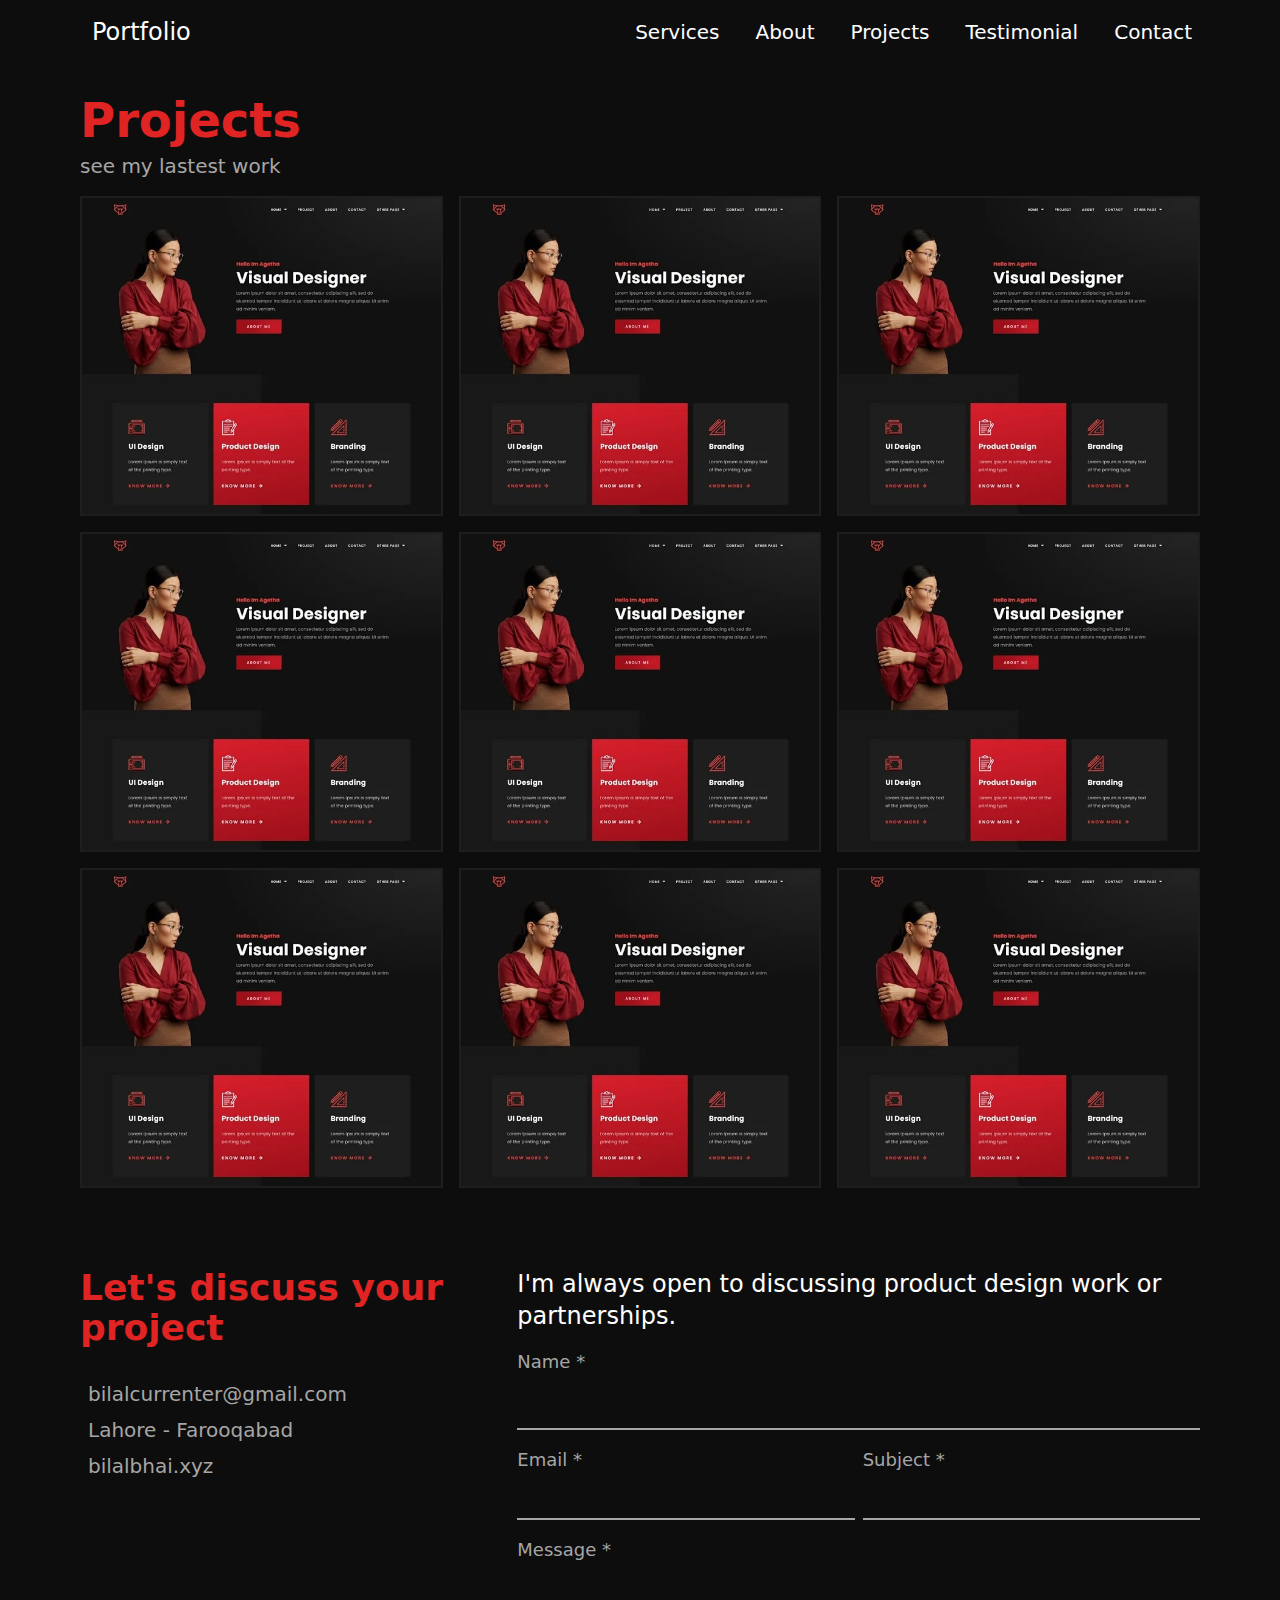
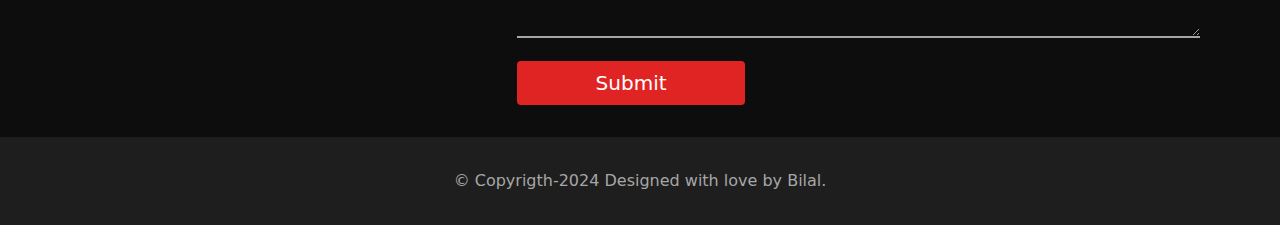
<file: docs/projects.html>
<!DOCTYPE html>
<html lang="en" class="scroll-smooth">

<head>
    <meta charset="UTF-8">
    <meta name="viewport" content="width=device-width, initial-scale=1.0">
    <link rel="stylesheet" href="https://cdnjs.cloudflare.com/ajax/libs/font-awesome/6.6.0/css/all.min.css"
        integrity="sha512-Kc323vGBEqzTmouAECnVceyQqyqdsSiqLQISBL29aUW4U/M7pSPA/gEUZQqv1cwx4OnYxTxve5UMg5GT6L4JJg=="
        crossorigin="anonymous" referrerpolicy="no-referrer" />
    <link rel="stylesheet" href="./assets/index-Dghla-T6.css">
    <script type="module" src="./assets/index-RoxQZu6f.js" defer></script>
    <title>My-Porfolio</title>
</head>

<body class="bg-background text-text transition-all duration-1000 ease-in-out">
    <!-- Header -->
    <header class="container relative bg-background">
        <!-- navbar -->
        <nav class="flex justify-between place-items-center h-16">
            <!-- nav-logo -->
            <a class="flex font-medium items-center text-white" href="/">
                <span class="ml-3 text-2xl">Portfolio</span>
            </a>
            <!-- nav menu -->
            <ul
                class="nav-menu flex flex-col gap-5 py-20 absolute w-full h-fit left-0 top-0 -translate-y-full text-center text-white bg-secondary transition-transform ease-in-out-out delay-300 z-10 lg:static lg:-translate-y-0 lg:flex-row lg:p-0 lg:w-fit lg:bg-transparent text-xl">
                <li><a class="p-2 hover:text-primary transition ease-in delay-100"
                        href="index.html#services">Services</a></li>
                <li><a class="p-2 hover:text-primary transition ease-in delay-100" href="index.html#about">About</a>
                </li>
                <li><a class="p-2 hover:text-primary transition ease-in delay-100"
                        href="#project-section">Projects</a></li>
                <li><a class="p-2 hover:text-primary transition ease-in delay-100"
                        href="index.html#testimonial">Testimonial</a></li>
                <li><a class="p-2 hover:text-primary transition ease-in delay-100" href="#contact">Contact</a></li>
            </ul>
            <!-- hamburger -->
            <div class="nav-icons text-xl px-2 text-white lg:hidden z-10">
                <i class="fa-solid fa-bars"></i>
                <i class="fa-solid fa-x hidden"></i>
            </div>
        </nav>
    </header>
    <section class="container py-8 project-section">
        <h2 class="text-4xl lg:text-5xl font-bold text-primary mb-2">Projects</h2>
        <p class="text-sm lg:text-xl text-text mb-8 sm:m-0">see my lastest work</p>
        <div class="projects-all grid grid-cols-1 gap-4 md:grid-cols-2 lg:grid-cols-3 py-4">
        </div>
    </section>
    <!-- contact form -->
    <section id="contact" class="container py-8">
        <div class="flex flex-col md:flex-row justify-between">
            <div class="mb-4">
                <h2 class="text-3xl lg:text-4xl font-bold text-primary mb-8">Let's discuss your project</h2>
                <ul class="space-y-2">
                    <li class="flex items-center space-x-2">
                        <i class="fa-solid fa-envelope text-xl"></i>
                        <span class="text-xl">bilalcurrenter@gmail.com</span>
                    </li>
                    <li class="flex items-center space-x-2">
                        <i class="fa-solid fa-phone text-xl"></i>
                        <span class="text-xl">Lahore - Farooqabad</span>
                    </li>
                    <li class="flex items-center space-x-2">
                        <i class="fa-solid fa-globe text-xl"></i>
                        <span class="text-xl">bilalbhai.xyz</span>
                    </li>
                </ul>
            </div>
            <div class="">
                <h3 class="text-xl lg:text-2xl font-medium text-white mb-4">I'm always open to discussing product design
                    work or
                    partnerships.</h3>
                <form id="myForm" action="https://formsubmit.co/8f85737b5c8b74f3f1e0c850b570ffa1" method="POST"
                    class="submit-form space-y-4">
                    <div class="space-y-2">
                        <label for="name" class="block text-sm lg:text-lg">Name *</label>
                        <input type="text" id="name" name="name"
                            class="w-full p-2 bg-transparent text-xl text-white border-b-2 border-text focus:outline-none tracking-wide"
                            autocomplete="on">
                    </div>
                    <div class="flex flex-col md:flex-row gap-2">
                        <div class="w-full md:w-1/2">
                            <label for="email" class="block text-sm lg:text-lg">Email *</label>
                            <input type="email" id="email" name="email" autocomplete="off"
                                class="w-full p-2 bg-transparent text-xl text-white border-b-2 border-text focus:outline-none tracking-wide"
                                autocomplete="on">
                        </div>
                        <div class="w-full md:w-1/2">
                            <label for="subject" class="block text-sm lg:text-lg">Subject *</label>
                            <input type="text" id="subject" name="subject"
                                class="w-full p-2 bg-transparent text-xl text-white border-b-2 border-text focus:outline-none"
                                autocomplete="on">
                        </div>
                    </div>
                    <div class="">
                        <label for="msg" class="block text-sm lg:text-lg">Message *</label>
                        <textarea name="msg" id="msg"
                            class="w-full p-2 bg-transparent text-xl text-white border-b-2 border-text focus:outline-none tracking-wide"></textarea>
                    </div>
                    <button type="submit"
                        class="bg-primary text-xl text-white py-2 px-4 rounded w-full sm:w-1/2 md:mx-0 md:w-1/3 mx-auto block focus:outline-none hover:scale-105 transition-scale duration-300 ease-in-out outline-none">Submit</button>
                </form>
            </div>
        </div>
    </section>
    <footer class="container py-8 text-center bg-secondary">
        <p>&copy; Copyrigth-2024 Designed with love by Bilal.</p>
    </footer>
</body>

</html>
</file>
<file: docs/assets/index-Dghla-T6.css>
*,:before,:after{--tw-border-spacing-x: 0;--tw-border-spacing-y: 0;--tw-translate-x: 0;--tw-translate-y: 0;--tw-rotate: 0;--tw-skew-x: 0;--tw-skew-y: 0;--tw-scale-x: 1;--tw-scale-y: 1;--tw-pan-x: ;--tw-pan-y: ;--tw-pinch-zoom: ;--tw-scroll-snap-strictness: proximity;--tw-gradient-from-position: ;--tw-gradient-via-position: ;--tw-gradient-to-position: ;--tw-ordinal: ;--tw-slashed-zero: ;--tw-numeric-figure: ;--tw-numeric-spacing: ;--tw-numeric-fraction: ;--tw-ring-inset: ;--tw-ring-offset-width: 0px;--tw-ring-offset-color: #fff;--tw-ring-color: rgb(59 130 246 / .5);--tw-ring-offset-shadow: 0 0 #0000;--tw-ring-shadow: 0 0 #0000;--tw-shadow: 0 0 #0000;--tw-shadow-colored: 0 0 #0000;--tw-blur: ;--tw-brightness: ;--tw-contrast: ;--tw-grayscale: ;--tw-hue-rotate: ;--tw-invert: ;--tw-saturate: ;--tw-sepia: ;--tw-drop-shadow: ;--tw-backdrop-blur: ;--tw-backdrop-brightness: ;--tw-backdrop-contrast: ;--tw-backdrop-grayscale: ;--tw-backdrop-hue-rotate: ;--tw-backdrop-invert: ;--tw-backdrop-opacity: ;--tw-backdrop-saturate: ;--tw-backdrop-sepia: ;--tw-contain-size: ;--tw-contain-layout: ;--tw-contain-paint: ;--tw-contain-style: }::backdrop{--tw-border-spacing-x: 0;--tw-border-spacing-y: 0;--tw-translate-x: 0;--tw-translate-y: 0;--tw-rotate: 0;--tw-skew-x: 0;--tw-skew-y: 0;--tw-scale-x: 1;--tw-scale-y: 1;--tw-pan-x: ;--tw-pan-y: ;--tw-pinch-zoom: ;--tw-scroll-snap-strictness: proximity;--tw-gradient-from-position: ;--tw-gradient-via-position: ;--tw-gradient-to-position: ;--tw-ordinal: ;--tw-slashed-zero: ;--tw-numeric-figure: ;--tw-numeric-spacing: ;--tw-numeric-fraction: ;--tw-ring-inset: ;--tw-ring-offset-width: 0px;--tw-ring-offset-color: #fff;--tw-ring-color: rgb(59 130 246 / .5);--tw-ring-offset-shadow: 0 0 #0000;--tw-ring-shadow: 0 0 #0000;--tw-shadow: 0 0 #0000;--tw-shadow-colored: 0 0 #0000;--tw-blur: ;--tw-brightness: ;--tw-contrast: ;--tw-grayscale: ;--tw-hue-rotate: ;--tw-invert: ;--tw-saturate: ;--tw-sepia: ;--tw-drop-shadow: ;--tw-backdrop-blur: ;--tw-backdrop-brightness: ;--tw-backdrop-contrast: ;--tw-backdrop-grayscale: ;--tw-backdrop-hue-rotate: ;--tw-backdrop-invert: ;--tw-backdrop-opacity: ;--tw-backdrop-saturate: ;--tw-backdrop-sepia: ;--tw-contain-size: ;--tw-contain-layout: ;--tw-contain-paint: ;--tw-contain-style: }*,:before,:after{box-sizing:border-box;border-width:0;border-style:solid;border-color:#e5e7eb}:before,:after{--tw-content: ""}html,:host{line-height:1.5;-webkit-text-size-adjust:100%;-moz-tab-size:4;-o-tab-size:4;tab-size:4;font-family:ui-sans-serif,system-ui,sans-serif,"Apple Color Emoji","Segoe UI Emoji",Segoe UI Symbol,"Noto Color Emoji";font-feature-settings:normal;font-variation-settings:normal;-webkit-tap-highlight-color:transparent}body{margin:0;line-height:inherit}hr{height:0;color:inherit;border-top-width:1px}abbr:where([title]){-webkit-text-decoration:underline dotted;text-decoration:underline dotted}h1,h2,h3,h4,h5,h6{font-size:inherit;font-weight:inherit}a{color:inherit;text-decoration:inherit}b,strong{font-weight:bolder}code,kbd,samp,pre{font-family:ui-monospace,SFMono-Regular,Menlo,Monaco,Consolas,Liberation Mono,Courier New,monospace;font-feature-settings:normal;font-variation-settings:normal;font-size:1em}small{font-size:80%}sub,sup{font-size:75%;line-height:0;position:relative;vertical-align:baseline}sub{bottom:-.25em}sup{top:-.5em}table{text-indent:0;border-color:inherit;border-collapse:collapse}button,input,optgroup,select,textarea{font-family:inherit;font-feature-settings:inherit;font-variation-settings:inherit;font-size:100%;font-weight:inherit;line-height:inherit;letter-spacing:inherit;color:inherit;margin:0;padding:0}button,select{text-transform:none}button,input:where([type=button]),input:where([type=reset]),input:where([type=submit]){-webkit-appearance:button;background-color:transparent;background-image:none}:-moz-focusring{outline:auto}:-moz-ui-invalid{box-shadow:none}progress{vertical-align:baseline}::-webkit-inner-spin-button,::-webkit-outer-spin-button{height:auto}[type=search]{-webkit-appearance:textfield;outline-offset:-2px}::-webkit-search-decoration{-webkit-appearance:none}::-webkit-file-upload-button{-webkit-appearance:button;font:inherit}summary{display:list-item}blockquote,dl,dd,h1,h2,h3,h4,h5,h6,hr,figure,p,pre{margin:0}fieldset{margin:0;padding:0}legend{padding:0}ol,ul,menu{list-style:none;margin:0;padding:0}dialog{padding:0}textarea{resize:vertical}input::-moz-placeholder,textarea::-moz-placeholder{opacity:1;color:#9ca3af}input::placeholder,textarea::placeholder{opacity:1;color:#9ca3af}button,[role=button]{cursor:pointer}:disabled{cursor:default}img,svg,video,canvas,audio,iframe,embed,object{display:block;vertical-align:middle}img,video{max-width:100%;height:auto}[hidden]{display:none}input:-webkit-autofill{background-color:transparent;--tw-text-opacity: 1;color:rgb(255 255 255 / var(--tw-text-opacity));-webkit-box-shadow:0 0 0px 1000px transparent inset}input:-webkit-autofill:hover,input:-webkit-autofill:focus,input:-webkit-autofill:active{background-color:transparent;--tw-text-opacity: 1;color:rgb(255 255 255 / var(--tw-text-opacity));-webkit-box-shadow:0 0 0px 1000px transparent inset}.container{width:100%;margin-right:auto;margin-left:auto;padding-right:1rem;padding-left:1rem}@media (min-width: 640px){.container{max-width:640px;padding-right:2rem;padding-left:2rem}}@media (min-width: 768px){.container{max-width:768px}}@media (min-width: 1024px){.container{max-width:1024px;padding-right:4rem;padding-left:4rem}}@media (min-width: 1280px){.container{max-width:1280px;padding-right:5rem;padding-left:5rem}}@media (min-width: 1536px){.container{max-width:1536px;padding-right:6rem;padding-left:6rem}}.absolute{position:absolute}.relative{position:relative}.inset-0{top:0;right:0;bottom:0;left:0}.left-0{left:0}.top-0{top:0}.z-10{z-index:10}.mx-auto{margin-left:auto;margin-right:auto}.my-8{margin-top:2rem;margin-bottom:2rem}.mb-1{margin-bottom:.25rem}.mb-2{margin-bottom:.5rem}.mb-3{margin-bottom:.75rem}.mb-4{margin-bottom:1rem}.mb-6{margin-bottom:1.5rem}.mb-8{margin-bottom:2rem}.ml-3{margin-left:.75rem}.mt-4{margin-top:1rem}.mt-6{margin-top:1.5rem}.mt-8{margin-top:2rem}.block{display:block}.inline-block{display:inline-block}.flex{display:flex}.inline-flex{display:inline-flex}.grid{display:grid}.hidden{display:none}.h-1{height:.25rem}.h-16{height:4rem}.h-2{height:.5rem}.h-20{height:5rem}.h-80{height:20rem}.h-fit{height:-moz-fit-content;height:fit-content}.h-full{height:100%}.w-10{width:2.5rem}.w-20{width:5rem}.w-5\/6{width:83.333333%}.w-fit{width:-moz-fit-content;width:fit-content}.w-full{width:100%}.-translate-y-full{--tw-translate-y: -100%;transform:translate(var(--tw-translate-x),var(--tw-translate-y)) rotate(var(--tw-rotate)) skew(var(--tw-skew-x)) skewY(var(--tw-skew-y)) scaleX(var(--tw-scale-x)) scaleY(var(--tw-scale-y))}.grid-cols-1{grid-template-columns:repeat(1,minmax(0,1fr))}.grid-cols-2{grid-template-columns:repeat(2,minmax(0,1fr))}.flex-col{flex-direction:column}.place-items-center{place-items:center}.items-center{align-items:center}.justify-end{justify-content:flex-end}.justify-center{justify-content:center}.justify-between{justify-content:space-between}.gap-2{gap:.5rem}.gap-4{gap:1rem}.gap-5{gap:1.25rem}.gap-6{gap:1.5rem}.gap-8{gap:2rem}.space-x-2>:not([hidden])~:not([hidden]){--tw-space-x-reverse: 0;margin-right:calc(.5rem * var(--tw-space-x-reverse));margin-left:calc(.5rem * calc(1 - var(--tw-space-x-reverse)))}.space-y-2>:not([hidden])~:not([hidden]){--tw-space-y-reverse: 0;margin-top:calc(.5rem * calc(1 - var(--tw-space-y-reverse)));margin-bottom:calc(.5rem * var(--tw-space-y-reverse))}.space-y-4>:not([hidden])~:not([hidden]){--tw-space-y-reverse: 0;margin-top:calc(1rem * calc(1 - var(--tw-space-y-reverse)));margin-bottom:calc(1rem * var(--tw-space-y-reverse))}.overflow-hidden{overflow:hidden}.scroll-smooth{scroll-behavior:smooth}.rounded{border-radius:.25rem}.rounded-full{border-radius:9999px}.rounded-md{border-radius:.375rem}.border-0{border-width:0px}.border-2{border-width:2px}.border-b-2{border-bottom-width:2px}.border-primary{--tw-border-opacity: 1;border-color:rgb(224 36 36 / var(--tw-border-opacity))}.border-secondary{--tw-border-opacity: 1;border-color:rgb(30 30 30 / var(--tw-border-opacity))}.border-text{--tw-border-opacity: 1;border-color:rgb(166 166 166 / var(--tw-border-opacity))}.bg-background{--tw-bg-opacity: 1;background-color:rgb(13 13 13 / var(--tw-bg-opacity))}.bg-primary{--tw-bg-opacity: 1;background-color:rgb(224 36 36 / var(--tw-bg-opacity))}.bg-secondary{--tw-bg-opacity: 1;background-color:rgb(30 30 30 / var(--tw-bg-opacity))}.bg-text{--tw-bg-opacity: 1;background-color:rgb(166 166 166 / var(--tw-bg-opacity))}.bg-transparent{background-color:transparent}.bg-opacity-10{--tw-bg-opacity: .1}.object-contain{-o-object-fit:contain;object-fit:contain}.object-cover{-o-object-fit:cover;object-fit:cover}.object-bottom{-o-object-position:bottom;object-position:bottom}.object-center{-o-object-position:center;object-position:center}.object-top{-o-object-position:top;object-position:top}.p-2{padding:.5rem}.p-4{padding:1rem}.p-6{padding:1.5rem}.p-8{padding:2rem}.px-2{padding-left:.5rem;padding-right:.5rem}.px-4{padding-left:1rem;padding-right:1rem}.px-6{padding-left:1.5rem;padding-right:1.5rem}.px-8{padding-left:2rem;padding-right:2rem}.py-10{padding-top:2.5rem;padding-bottom:2.5rem}.py-2{padding-top:.5rem;padding-bottom:.5rem}.py-20{padding-top:5rem;padding-bottom:5rem}.py-3{padding-top:.75rem;padding-bottom:.75rem}.py-4{padding-top:1rem;padding-bottom:1rem}.py-8{padding-top:2rem;padding-bottom:2rem}.pl-2{padding-left:.5rem}.pt-2{padding-top:.5rem}.text-center{text-align:center}.text-justify{text-align:justify}.text-2xl{font-size:1.5rem;line-height:2rem}.text-3xl{font-size:1.875rem;line-height:2.25rem}.text-4xl{font-size:2.25rem;line-height:2.5rem}.text-7xl{font-size:4.5rem;line-height:1}.text-\[40px\]{font-size:40px}.text-base{font-size:1rem;line-height:1.5rem}.text-lg{font-size:1.125rem;line-height:1.75rem}.text-sm{font-size:.875rem;line-height:1.25rem}.text-xl{font-size:1.25rem;line-height:1.75rem}.font-bold{font-weight:700}.font-light{font-weight:300}.font-medium{font-weight:500}.font-semibold{font-weight:600}.leading-8{line-height:2rem}.leading-relaxed{line-height:1.625}.tracking-wide{letter-spacing:.025em}.tracking-wider{letter-spacing:.05em}.tracking-widest{letter-spacing:.1em}.text-primary{--tw-text-opacity: 1;color:rgb(224 36 36 / var(--tw-text-opacity))}.text-text{--tw-text-opacity: 1;color:rgb(166 166 166 / var(--tw-text-opacity))}.text-white{--tw-text-opacity: 1;color:rgb(255 255 255 / var(--tw-text-opacity))}.opacity-0{opacity:0}.outline-none{outline:2px solid transparent;outline-offset:2px}.filter{filter:var(--tw-blur) var(--tw-brightness) var(--tw-contrast) var(--tw-grayscale) var(--tw-hue-rotate) var(--tw-invert) var(--tw-saturate) var(--tw-sepia) var(--tw-drop-shadow)}.transition{transition-property:color,background-color,border-color,text-decoration-color,fill,stroke,opacity,box-shadow,transform,filter,-webkit-backdrop-filter;transition-property:color,background-color,border-color,text-decoration-color,fill,stroke,opacity,box-shadow,transform,filter,backdrop-filter;transition-property:color,background-color,border-color,text-decoration-color,fill,stroke,opacity,box-shadow,transform,filter,backdrop-filter,-webkit-backdrop-filter;transition-timing-function:cubic-bezier(.4,0,.2,1);transition-duration:.15s}.transition-all{transition-property:all;transition-timing-function:cubic-bezier(.4,0,.2,1);transition-duration:.15s}.transition-opacity{transition-property:opacity;transition-timing-function:cubic-bezier(.4,0,.2,1);transition-duration:.15s}.transition-transform{transition-property:transform;transition-timing-function:cubic-bezier(.4,0,.2,1);transition-duration:.15s}.delay-100{transition-delay:.1s}.delay-300{transition-delay:.3s}.duration-1000{transition-duration:1s}.duration-300{transition-duration:.3s}.ease-in{transition-timing-function:cubic-bezier(.4,0,1,1)}.ease-in-out{transition-timing-function:cubic-bezier(.4,0,.2,1)}.hover\:scale-105:hover{--tw-scale-x: 1.05;--tw-scale-y: 1.05;transform:translate(var(--tw-translate-x),var(--tw-translate-y)) rotate(var(--tw-rotate)) skew(var(--tw-skew-x)) skewY(var(--tw-skew-y)) scaleX(var(--tw-scale-x)) scaleY(var(--tw-scale-y))}.hover\:bg-primary:hover{--tw-bg-opacity: 1;background-color:rgb(224 36 36 / var(--tw-bg-opacity))}.hover\:bg-primaryHover:hover{--tw-bg-opacity: 1;background-color:rgb(174 19 19 / var(--tw-bg-opacity))}.hover\:text-primary:hover{--tw-text-opacity: 1;color:rgb(224 36 36 / var(--tw-text-opacity))}.hover\:text-white:hover{--tw-text-opacity: 1;color:rgb(255 255 255 / var(--tw-text-opacity))}.hover\:opacity-100:hover{opacity:1}.focus\:outline-none:focus{outline:2px solid transparent;outline-offset:2px}.group:hover .group-hover\:text-white{--tw-text-opacity: 1;color:rgb(255 255 255 / var(--tw-text-opacity))}@media (min-width: 640px){.sm\:m-0{margin:0}.sm\:mx-0{margin-left:0;margin-right:0}.sm\:my-auto{margin-top:auto;margin-bottom:auto}.sm\:w-1\/2{width:50%}.sm\:flex-row{flex-direction:row}.sm\:justify-between{justify-content:space-between}.sm\:py-2{padding-top:.5rem;padding-bottom:.5rem}.sm\:text-center{text-align:center}.sm\:text-3xl{font-size:1.875rem;line-height:2.25rem}.sm\:text-5xl{font-size:3rem;line-height:1}}@media (min-width: 768px){.md\:col-span-2{grid-column:span 2 / span 2}.md\:mx-0{margin-left:0;margin-right:0}.md\:mb-0{margin-bottom:0}.md\:w-1\/2{width:50%}.md\:w-1\/3{width:33.333333%}.md\:w-80{width:20rem}.md\:w-full{width:100%}.md\:grid-cols-2{grid-template-columns:repeat(2,minmax(0,1fr))}.md\:flex-row{flex-direction:row}.md\:items-start{align-items:flex-start}.md\:text-left{text-align:left}}@media (min-width: 1024px){.lg\:static{position:static}.lg\:col-span-1{grid-column:span 1 / span 1}.lg\:row-span-2{grid-row:span 2 / span 2}.lg\:hidden{display:none}.lg\:h-3{height:.75rem}.lg\:w-2\/3{width:66.666667%}.lg\:w-\[40\%\]{width:40%}.lg\:w-fit{width:-moz-fit-content;width:fit-content}.lg\:flex-grow{flex-grow:1}.lg\:-translate-y-0{--tw-translate-y: -0px;transform:translate(var(--tw-translate-x),var(--tw-translate-y)) rotate(var(--tw-rotate)) skew(var(--tw-skew-x)) skewY(var(--tw-skew-y)) scaleX(var(--tw-scale-x)) scaleY(var(--tw-scale-y))}.lg\:grid-cols-3{grid-template-columns:repeat(3,minmax(0,1fr))}.lg\:flex-row{flex-direction:row}.lg\:gap-16{gap:4rem}.lg\:bg-transparent{background-color:transparent}.lg\:p-0{padding:0}.lg\:px-0{padding-left:0;padding-right:0}.lg\:pt-0{padding-top:0}.lg\:text-left{text-align:left}.lg\:text-2xl{font-size:1.5rem;line-height:2rem}.lg\:text-4xl{font-size:2.25rem;line-height:2.5rem}.lg\:text-5xl{font-size:3rem;line-height:1}.lg\:text-6xl{font-size:3.75rem;line-height:1}.lg\:text-lg{font-size:1.125rem;line-height:1.75rem}.lg\:text-xl{font-size:1.25rem;line-height:1.75rem}}
</file>
<file: smartWatchSite/style.css>
* {
    margin: 0;
    padding: 0;
    box-sizing: border-box;
    text-decoration: none;
    list-style-type: none;
    scroll-behavior: smooth;
}

:root {
    --primary: #e01705;
    --secondary: #0a1f44;
    --primary-invert: #fff;
    --secondary-invert: #fff;
    --gray: #6c757d;
    --secttion-color: #f8f8f8;

    /* DEFAULT COLOR OF TEXTS */
    --text-primary: #0a1f44;
}

html {
    font-size: 62.5%;
}

body {
    font-family: 'Poppins', sans-serif;
    color: var(--text-primary);
}

.container {
    margin: auto;
    padding: 0 1.5rem;
    max-width: 114rem;
}

.space-between-block {
    padding: 8rem 0;
}

.mb-2 {
    margin-bottom: 2rem;
}

.mb-4 {
    margin-bottom: 4rem;
}

.section:nth-child(even) {
    background-color: var(--secttion-color);
}


/*--------- header + nav + hero ----------*/

nav {
    display: flex;
    justify-content: space-between;
    align-items: center;
    height: 80px;
}
.logo-img{
    width: 8rem;
}

.nav-menu {
    display: flex;
    justify-content: end;
    align-items: center;
    color: #0a1f44;
}

.nav-link {
    font-size: 1.8rem;
    margin: 0 1.6rem;

    & a {
        color: var(--text-primary);
    }
}

.nav-link a:hover {
    color: var(--primary);
}

.hamgurger {
    display: none;
    padding: 1.5rem;

    & .fa-bars {
        color: var(--secondary);
    }

    & .fa-xmark {
        color: var(--secondary);
        display: none;
    }
}

.hero-container {
    padding: 6.4rem 1.5rem;
    display: grid;
    grid-template-columns: repeat(2, 1fr);
}

.hero-context {
    place-content: center;
    max-width: 40rem;
}

.hero-title {
    font-size: 4.8rem;
    line-height: 5rem;
}

.highlight {
    color: var(--primary);
}

.hero-para {
    font-size: 1.6rem;
    line-height: 3rem;
}

.hero-img img {
    height: 45rem;
}

/*----- button -----*/
.btn {
    padding: 1rem;
    font-size: 1.6rem;
    border: none;
    border-radius: 2REM;
    padding: 1.28rem 3.2rem;
}

.btn:hover {
    scale: 1.05;
    transition: all .3s;
}

.btn-primary {
    background-color: var(--primary);
    color: var(--primary-invert);
}

.btn-secondary {
    background-color: var(--secondary);
    color: var(--secondary-invert);
    margin: 0 1.6rem;
}

/* ------ product-Section ------ */
.product-section{
    width: 100%;

}
.product-context {
    margin: auto;
    text-align: center;
    /* width: 60rem; */
}

.product-sec-ssm-p {
    text-transform: uppercase;
    color: var(--primary);
    font-weight: 600;
    font-size: 1.8rem;
}

.product-sec-heading {
    font-size: 3.8rem;
}

.product-sec-md-p {
    font-size: 1.8rem;
    color: var(--gray);
}

.product-details {
    display: grid;
    grid-template-columns: repeat(3, 1fr);
    padding-top: 6rem;
}

.detail{
    display: flex;
    width: fit-content;
}

.detail-heading {
    font-weight: 600;
    font-size: 2.1rem;
    margin-bottom: .5rem;
}

.detail-para {
    font-size: 1.5rem;
    color: var(--gray);
}

.detail-icon-cirle {
    margin: 0 1rem 0 0; 
    display: flex;
    height: 6rem;
    width: 6rem;
    align-items: center;
    justify-content: center;
    border: 1px solid var(--primary);
    border-radius: 3rem;
}

.detail-icon {
    font-size: 2.4rem;
    color: var(--primary);
}

.product-detail-img img {
    display: block;
    width: 26rem;
    margin: auto;
}

/* ------ feature section ------ */

.product-features {
    display: grid;
    grid-template-columns: repeat(2, 1fr);
    margin-top: 10rem;
}

.feature-product-img {
    display: flex;
    justify-content: end;
}

.feature-product-img img {
    margin: auto;
    height: 70rem;
}

.product-feature-boxes {
    display: grid;
    grid-template-columns: repeat(2, 2fr);
    gap: 2rem;
}

.product-feature-box {
    text-align: center;
    width: 25rem;
    padding: 4rem 2rem;
    border: 1px solid #ddd;
    border-radius: .5rem;
}

.feature-icon {
    width: fit-content;
    margin: auto;
    margin-bottom: 2rem;

    & .detail-icon-cirle {
        width: 8rem;
        height: 8rem;
        border-radius: 4rem;

        & .detail-icon {
            font-size: 3rem;
        }
    }
}

.product-feature-box:hover {
    background-color: var(--primary);
    color: var(--primary-invert);

    & .detail-icon-cirle {
        background-color: var(--primary-invert);
    }

    & .detail-para {
        color: var(--primary-invert);
    }
}

/*------ feedbacks ------*/
.feedbacks {
    display: flex;
    justify-content: space-around;
    gap: 2rem;

}

.feedback {
    margin-top: 12rem;
    /* width: 35rem; */
    width: fit-content;
    position: relative;
    padding: 6rem 2.5rem 3.5rem;
    text-align: center;
    border: 1px solid #e2e1e1;
    background-color: var(--primary-invert);
}

.profile-photo {
    height: 11rem;
    width: 11rem;
    top: -1rem;
    left: 50%;
    transform: translate(-50%, -50%);
    position: absolute;
    display: flex;
    place-content: center;
    align-items: center;
    border: none;
    box-shadow: rgba(0, 0, 0, 0.05) 0px 6px 24px 0px, rgba(0, 0, 0, 0.08) 0px 0px 0px 1px;
    border-radius: 10rem;
    background-color: var(--primary-invert);

    & img {
        border-radius: 10rem;
        height: 9.8rem;
    }
}

.feedback-rating .fa-star {
    color: #ffe200;
}

.feedback-person-name {
    font-size: 1.4rem;
    font-weight: 600;
    margin-bottom: .5rem;
}

.feedback-gmail {
    font-size: 1.4rem;
    color: var(--gray);
    margin-bottom: 2rem;
}

.feedback-description {
    font-size: 1.4rem;
    text-align: justify;
    color: var(--gray);
    text-align: left;
}

.quote-icon {
    width: 5rem;
    height: 5rem;
    position: absolute;
    bottom: -18%;
    left: 50%;
    transform: translate(-50%, -50%);
    border-radius: 5rem;
    font-size: 2.5rem;
    line-height: 5rem;
    align-items: center;
    color: var(--primary-invert);
    background-color: var(--primary);
}

/* ------ Pricing ------ */
.pricing-card {
    display: flex;
    width: 90%;
    margin: 9rem auto 0;
}

.pricing-card-left {
    color: var(--primary-invert);
    background-color: #e01705;
    width: 55%;
    font-size: 1.4rem;
    color: #fbdedb;
    text-align: center;
    padding: 15rem 5rem;
    align-items: center;
    position: relative;
}

.pricing-chart-photo {
    margin: auto;
    height: 7rem;
    width: 7rem;
    top: -6rem;
    left: 12rem;
    display: flex;
    place-content: center;
    align-items: center;
    border: none;
    box-shadow: rgba(0, 0, 0, 0.05) 0px 6px 24px 0px, rgba(0, 0, 0, 0.08) 0px 0px 0px 1px;
    border-radius: 10rem;
    background-color: var(--primary-invert);
    margin-bottom: 3rem;

    & img {
        border-radius: 10rem;
        height: 6.5rem;
    }
}

.pricing-chart-description {
    font-size: 1.5rem;
    margin-bottom: 3rem;
}

.pricing-chart-person-name {
    color: var(--primary-invert);
    font-weight: 600;
    margin-bottom: 1rem;
}

.pricing-chart-rating {
    color: #ffe200;
    margin-top: 1rem;
}

.pricing-card-left .quote-icon {
    border: 2px solid var(--primary-invert);
    left: 50%;
    bottom: -9%;
    transform: translate(-50%, -50%);
}

.pricing-card-right {
    width: 45%;
    border: 2px solid var(--primary);
    font-size: 1.8rem;
    text-align: center;
    display: flex;
    flex-direction: column;
    justify-content: center;
    place-content: center;
    /* padding: 4rem 8rem; */
}

.priching-card-right-context {
    margin: auto;
}

.pricing-card-right-free-shipping {
    font-size: 3rem;
    font-weight: 600;
}

.sale-offer {
    margin-top: 2rem;
    display: flex;
    justify-content: center;
    flex-wrap: wrap;
}

.sale-strike-price {
    font-size: 3.4rem;
    text-decoration: line-through;
}

.sale-off {
    /* margin: auto; */
    margin-left: 2rem;
    background-color: var(--primary);
    color: var(--primary-invert);
    border-radius: 3rem;
    padding: .7rem 2.5rem;
    font-size: 2.4rem;
    width: fit-content;
}

.sale-discount-price {
    margin-top: 2rem;
    font-size: 8rem;
    font-weight: 600;
}

.sale-Guarenteed-text {
    font-weight: 600;
}

.items-included {
    width: fit-content;
    margin: auto;
}

.items-included p {
    text-align: left;
}

.fa-circle-check {
    color: green;
    margin-right: 1rem;
}

.discount-bye-now-btn {
    margin: auto;
    background-color: var(--primary);
    color: var(--primary-invert);
    font-size: 1.8rem;
    padding: 1.5rem 4rem;
    border-radius: 3rem;
    text-wrap: nowrap;
    width: 30rem;
}

.offer-vaild-date-text {
    font-size: 1.6rem;
    margin-top: 1rem;
}

/* ------ FAQ ------- */
.faq-heading {
    text-align: center;
}

.faqs {
    display: grid;
    grid-template-columns: repeat(2, 1fr);
    grid-template-rows: repeat(2, 1fr);
    gap: 1rem;
}

.faq {
    padding: 0 1.5rem;
}

.faq-sub-heading {
    font-size: 2.4rem;
    font-weight: 600;
}

/* ------ contact us ------ */
.contact-us-section {
    display: grid;
    grid-template-columns: repeat(2, 1fr);
}

.get-in-touch {
    padding: 0 3rem;
    border-right: 1px solid #ddd;
}

.get-in-touch-heading {
    font-size: 3rem;
    font-weight: 600;
}

.get-in-touch-para {
    font-size: 1.5rem;
    font-weight: 500;
    color: var(--gray);
}

.get-in-touch-collaborate {
    margin-top: 3rem;
    font-size: 1.5rem;
    color: var(--gray);
}

.get-in-touch-sub-heading {
    color: var(--secondary);
    font-size: 1.6rem;
    font-weight: 600;
    margin-bottom: .8rem;
}

.contact-us {
    padding: 0 3rem;
}

.contact-us-content {
    text-align: center;
}

.message-form {
    display: flex;
    flex-direction: column;
    padding: 2rem;
    gap: 2rem;
}

#name,
#email {
    width: 100%;
}

#name,
#email,
#message {
    padding: 1rem 2rem;
    font-family: 'Poppins', sans-serif;
    font-size: 1.5rem;
    background-color: #fcfcfc;
    outline: #ddd;
    border: 1px solid #ddd;
    border-radius: .5rem;
    resize: none;
}

.message-btn {
    font-size: 1.4rem;
    padding-top: 1.5rem;
    padding-bottom: 1.5rem;

}

/* ------ buy now ------ */
.buy-now-section {
    text-align: center;
}

/* ------- footer ------ */
footer {
    background-color: var(--secondary);
    color: var(--primary-invert);
}

.footer-nav {
    padding: 2rem 0;
    border-bottom: 1px solid #fff;
}

.footer-logo {
    filter: brightness(1000);
    color: var(--primary-invert);
}

.footer-menu {
    display: flex;
    justify-content: space-around;
    width: 40%;
    font-size: 1.6rem;
    text-decoration: underline;
}

.footer-down-info {
    display: flex;
    justify-content: space-between;
    font-size: 1.6rem;
    padding: 4rem 0;
}

.footer-social-media {
    font-size: 2rem;
}









/* ------ media Queries ------ */
@media(width <=1280px) {
    .container {
        max-width: 92rem;
    }
}

@media(width <=992px) {
    .container {
        max-width: 68rem;
    }

    .space-between-block {
        padding: 6rem 2rem;
    }

    .hamgurger {
        display: block;
        
        & .fa-xmark {
            top: 2.7rem;
            right: 3rem;
            position: absolute;
            color: var(--primary-invert);
        }
    }

    .nav-menu {
        display: none;
    }

    .nav-menu-mobile {
        position: absolute;
        flex-direction: column;
        background-color: var(--primary);
        top: 0;
        left: 0;
        width: 100vw;
        height: 100vh;
        text-align: center;
        place-content: center;
        gap: 5rem;

        & .nav-link a {
            color: var(--secondary-invert);
        }
    }

    .hero-container {
        grid-template-columns: repeat(1, 1fr);
        gap: 3rem;
        text-align: center;

        & .hero-context {
            /* margin: auto; */
            max-width: 100%;

            /* width: fit-content; */
            & .hero-title {
                font-size: 4.4rem;
            }

            & .hero-btns {
                display: flex;
                flex-wrap: wrap;
                justify-content: center;
                gap: 2rem;
            }
        }

        & .hero-img img {
            width: 80%;
            height: fit-content;
        }
    }

    .product-details {
        grid-template-columns: repeat(1, 1fr);
        place-items: center;
        text-align: center;

        & .product-detail-img img {
            width: 100%;
        }

        & .product-detail-right .detail {
            flex-direction: row;
        }

        & .detail {
            flex-direction: row-reverse;
            width: 100%;

            & .detail-context {
                width: fit-content;
                text-align: left;

                & .detail-para {
                    text-align: justify;
                }
            }
        }
    }

    .product-context {
        width: fit-content;
        padding: 0 2rem;
    }

    .product-features {
        width: 100%;
        grid-template-columns: repeat(1, 1fr);
        /* width: 70%; */
        margin: auto;
        gap: 3rem;
    }

    .feature-product-img img {
        width: 100%;
        height: fit-content;
    }

    .product-feature-boxes {
        place-content: center;

        & .product-feature-box {
            width: 100%;
        }

    }

    .feedbacks {
        flex-direction: column;
        justify-content: space-evenly;
    }

    .pricing-card {
        flex-direction: column-reverse;
        width: 100%;
    }

    .pricing-card-left,
    .pricing-card-right {
        width: 100%;
    }

    .pricing-card-right {
        padding: 2rem 4rem;
    }

    .sale-offer {
        flex-direction: column;

        & .sale-off {
            margin: auto;
        }
    }

    .faqs {
        grid-template-columns: repeat(1, 1fr);
        grid-template-rows: repeat(4, 1fr);
        gap: 1rem;

        & .faq {
            padding: 0;
            text-align: justify;
        }
    }

    .contact-us-section {
        grid-template-columns: repeat(1, 1fr);
        grid-template-rows: repeat(2, 1fr);
    }

    .contact-us {
        padding: 0;
    }

    .get-in-touch {
        padding: 0;
        border-right: none;
    }

    .message-form {
        padding: 0;
    }

    .footer-nav {
        flex-direction: column;
        border-bottom: 1px solid #fff;
        height: fit-content;
        justify-content: space-between;
        text-align: center;
    }

    .footer-menu {
        text-decoration: none;
        width: 100%;
        /* gap: 1rem; */
    }

    .footer-logo {
        padding: 3rem 0;
    }
}

@media(width <=560px) {
    & .btn {
        width: 100%;
        margin: 0;
    }

    .product-feature-boxes {
        display: grid;
        grid-template-columns: repeat(1, 2fr);
    }

    .footer-down-info {
        flex-direction: column;
        width: 100%;
        text-align: center;
    }
}
</file>
